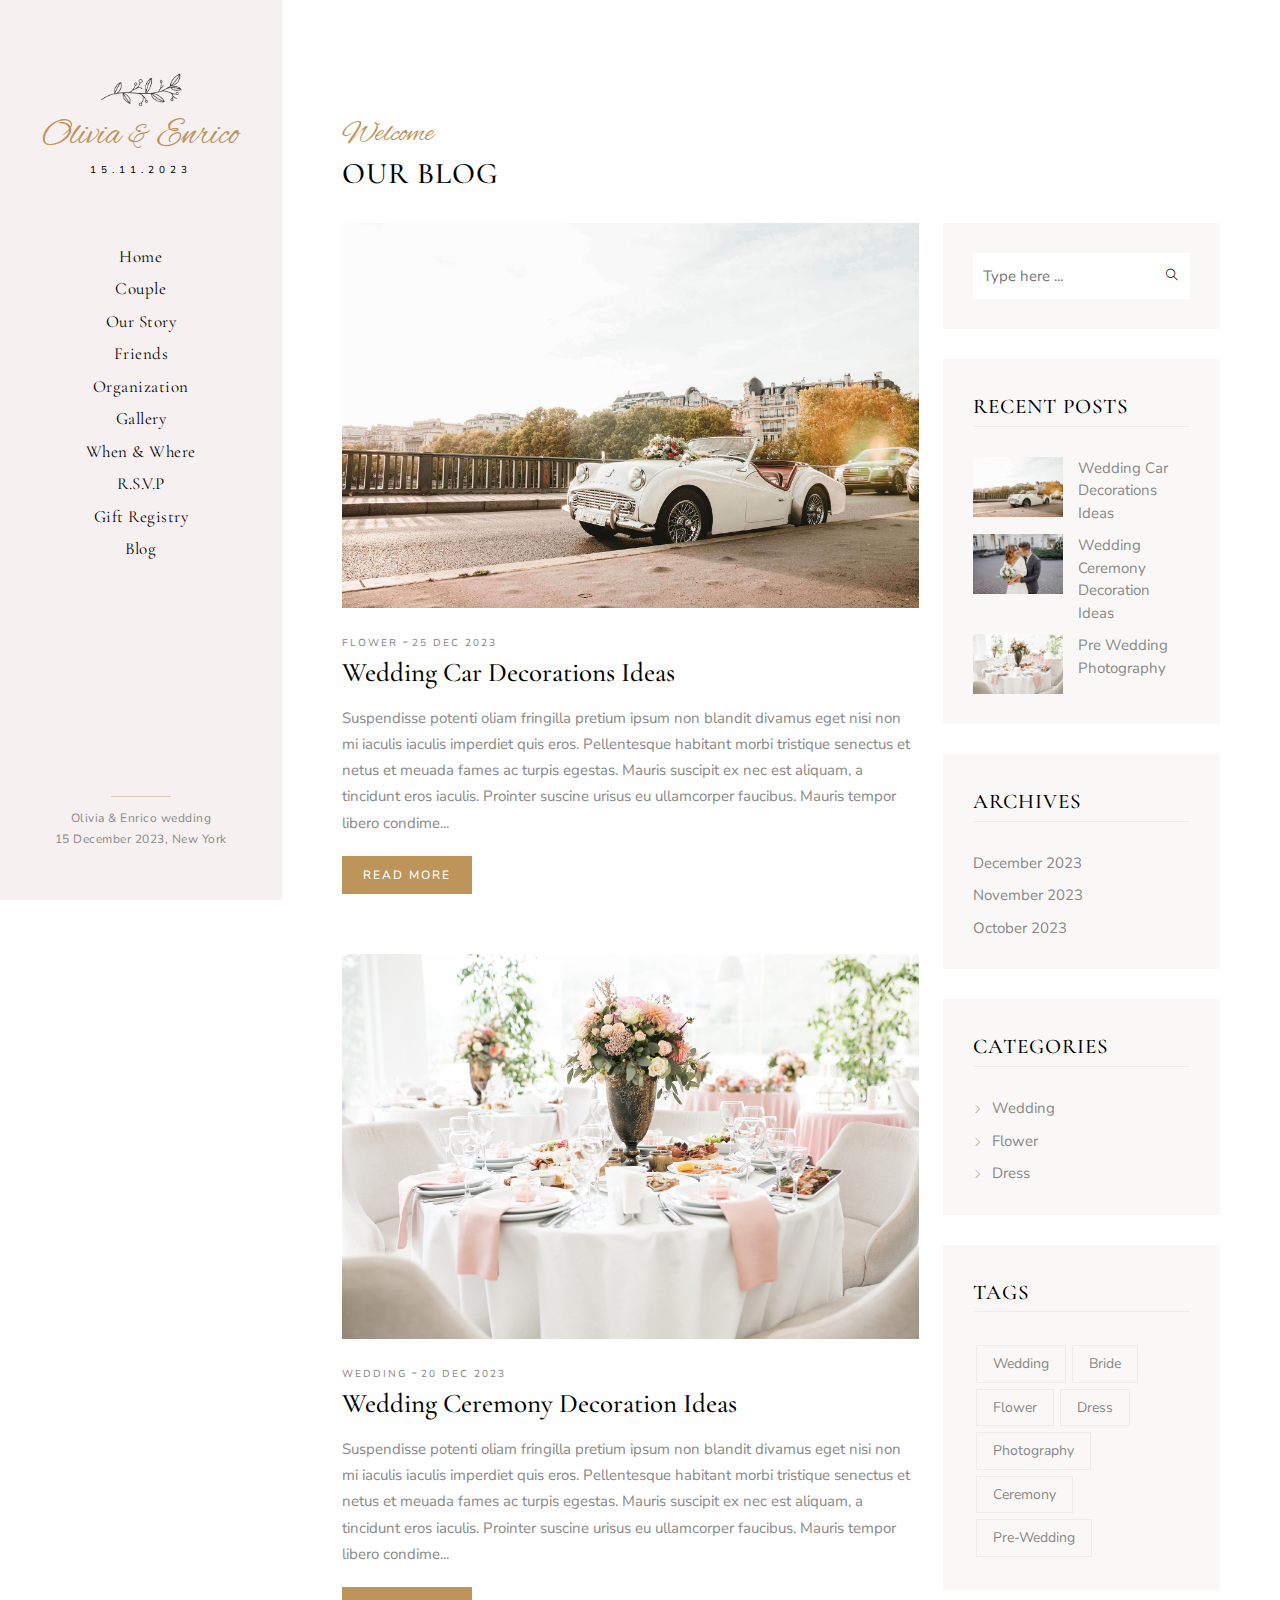
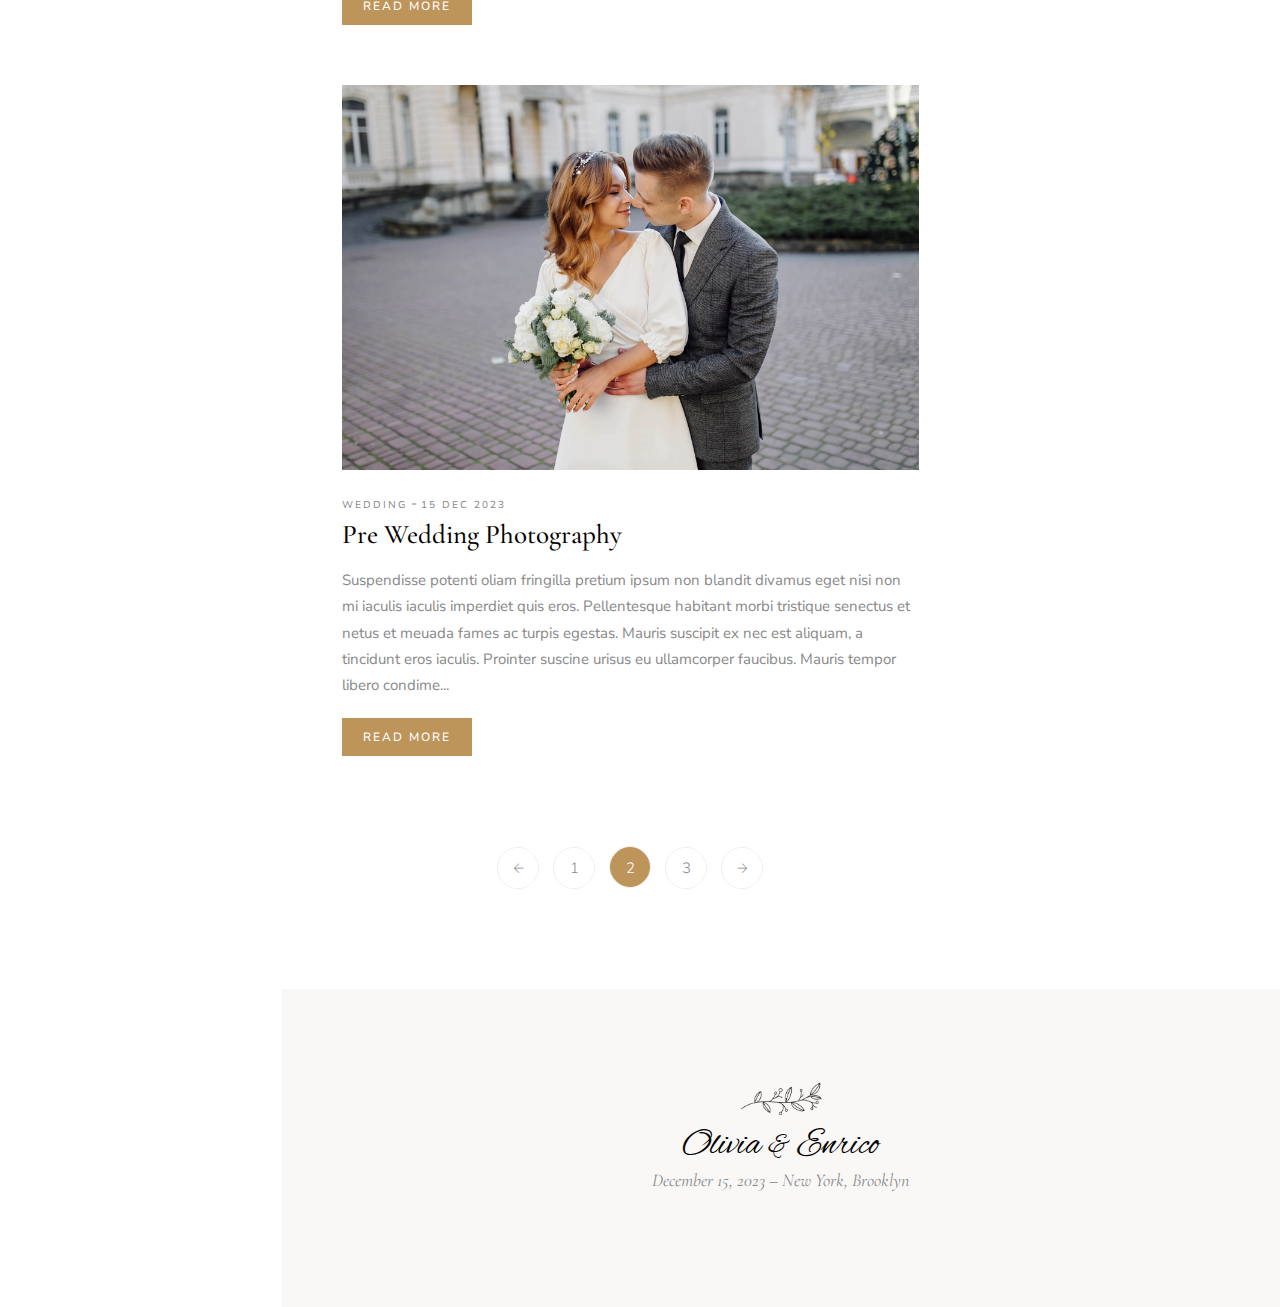
<file: blog.html>
<!DOCTYPE HTML>
<html lang="en">
<head>
    <meta charset="utf-8">
    <meta http-equiv="X-UA-Compatible" content="IE=edge">
    <title>Casamento Dani & Gui</title>
    <meta name="viewport" content="width=device-width, initial-scale=1">
    <link rel="icon" type="image/png" href="images/favicon.png" />
    <link rel="stylesheet" href="css/animate.css">
    <link rel="stylesheet" href="css/themify-icons.css">
    <link rel="stylesheet" href="css/bootstrap.min.css">
    <link rel="stylesheet" href="css/magnific-popup.css">
    <link rel="stylesheet" href="css/owl.carousel.min.css">
    <link rel="stylesheet" href="css/owl.theme.default.min.css">
    <link rel="stylesheet" href="css/style.css">
</head>
<body>
    <!-- Preloader -->
    <div class="preloader">
        <div class="lds-heart">
            <div></div>
        </div>
    </div>
    <!-- Main -->
    <div id="oliven-page"> <a href="#" class="js-oliven-nav-toggle oliven-nav-toggle"><i></i></a>
        <!-- Sidebar Section -->
        <aside id="oliven-aside">
            <!-- Logo -->
            <div class="oliven-logo">
                <a href="index.html"> 
                    <img src="images/logo.png" alt=""> 
                    <span>Olivia <small>&</small> Enrico</span>
                    <h6>15.11.2023</h6>
                </a>
            </div>
            <!-- Menu -->
            <nav class="oliven-main-menu">
                <ul>
                    <li><a href="index.html#home">Home</a></li>
                    <li><a href="index.html#couple">Couple</a></li>
                    <li><a href="index.html#story">Our Story</a></li>
                    <li><a href="index.html#friends">Friends</a></li>
                    <li><a href="index.html#organization">Organization</a></li>
                    <li><a href="index.html#gallery">Gallery</a></li>
                    <li><a href="index.html#whenwhere">When & Where</a></li>
                    <li><a href="index.html#rsvp">R.S.V.P</a></li>
                    <li><a href="index.html#gift">Gift Registry</a></li>
                    <li><a href="blog.html">Blog</a></li>
                </ul>
            </nav>
            <!-- Sidebar Footer -->
            <div class="footer1"> <span class="separator"></span>
                <p>Olivia & Enrico wedding<br />15 December 2023, New York</p>
            </div>
        </aside>
        <!-- Content Section -->
        <div id="oliven-main">
            <!-- Blog -->
            <div id="blog" class="blog-page section-padding">
                <div class="container">
                    <div class="row">
                        <div class="col-md-12 mb-30"> 
                            <span class="oliven-title-meta">Welcome</span>
                            <h2 class="oliven-title">Our Blog</h2>
                        </div>
                    </div>
                    <div class="row">
                        <!-- Content -->
                        <div class="col-md-8">
                            <div class="row">
                               <div class="col-md-12">
                                    <div class="item">
                                        <div class="post-img img-grayscale">
                                            <a href="post.html"> <img src="images/blog/1.jpg" alt=""> </a>
                                        </div>
                                        <div class="post-cont"> <a href="blog.html"><span class="tag">Flower</span></a> - <a href="blog.html"><span class="tag">25 Dec 2023</span></a>
                                            <h5>
                                                <a href="post.html">Wedding Car Decorations Ideas</a>
                                            </h5>
                                            <p>Suspendisse potenti oliam fringilla pretium ipsum non blandit divamus eget nisi non mi iaculis iaculis imperdiet quis eros. Pellentesque habitant morbi tristique senectus et netus et meuada fames ac turpis egestas. Mauris suscipit ex nec est aliquam, a tincidunt eros iaculis. Prointer suscine urisus eu ullamcorper faucibus. Mauris tempor libero condime...</p>
                                            <div class="btn buttono"><a href="post.html"><span>Read More</span></a></div>
                                        </div>
                                    </div>
                                </div>                          
                                <div class="col-md-12">
                                    <div class="item">
                                        <div class="post-img img-grayscale">
                                            <a href="post.html"> <img src="images/blog/3.jpg" alt=""> </a>
                                        </div>
                                        <div class="post-cont"> <a href="blog.html"><span class="tag">Wedding</span></a> - <a href="blog.html"><span class="tag">20 Dec 2023</span></a>
                                            <h5>
                                                <a href="post.html">Wedding Ceremony Decoration Ideas</a>
                                            </h5>
                                            <p>Suspendisse potenti oliam fringilla pretium ipsum non blandit divamus eget nisi non mi iaculis iaculis imperdiet quis eros. Pellentesque habitant morbi tristique senectus et netus et meuada fames ac turpis egestas. Mauris suscipit ex nec est aliquam, a tincidunt eros iaculis. Prointer suscine urisus eu ullamcorper faucibus. Mauris tempor libero condime...</p>
                                            <div class="btn buttono"><a href="post.html"><span>Read More</span></a></div>
                                        </div>
                                    </div>
                                </div>
                                <div class="col-md-12">
                                    <div class="item">
                                        <div class="post-img img-grayscale">
                                            <a href="post.html"> <img src="images/blog/2.jpg" alt=""> </a>
                                        </div>
                                        <div class="post-cont"> <a href="blog.html"><span class="tag">Wedding</span></a> - <a href="blog.html"><span class="tag">15 Dec 2023</span></a>
                                            <h5>
                                                <a href="post.html">Pre Wedding Photography</a>
                                            </h5>
                                            <p>Suspendisse potenti oliam fringilla pretium ipsum non blandit divamus eget nisi non mi iaculis iaculis imperdiet quis eros. Pellentesque habitant morbi tristique senectus et netus et meuada fames ac turpis egestas. Mauris suscipit ex nec est aliquam, a tincidunt eros iaculis. Prointer suscine urisus eu ullamcorper faucibus. Mauris tempor libero condime...</p>
                                            <div class="btn buttono"><a href="post.html"><span>Read More</span></a></div>
                                        </div>
                                    </div>
                                </div>
                            </div>
                            <div class="row">
                                <div class="col-md-12 text-center">
                                    <!-- Pagination -->
                                    <ul class="blog-pagination-wrap align-center">
                                        <li><a href="blog.html#"><i class="ti-arrow-left"></i></a></li>
                                        <li><a href="blog.html#">1</a></li>
                                        <li><a href="blog.html#" class="active">2</a></li>
                                        <li><a href="blog.html#">3</a></li>
                                        <li><a href="blog.html#"><i class="ti-arrow-right"></i></a></li>
                                    </ul>
                                </div>
                            </div>
                        </div>
                        <!-- Sidebar -->
                        <div class="col-md-4">
                            <div class="blog-sidebar row">
                                <div class="col-md-12">
                                    <div class="widget search">
                                        <form>
                                            <input type="text" name="search" placeholder="Type here ...">
                                            <button type="submit"><i class="ti-search" aria-hidden="true"></i></button>
                                        </form>
                                    </div>
                                </div>
                                <div class="col-md-12">
                                    <div class="widget">
                                        <div class="widget-title">
                                            <h6>Recent Posts</h6>
                                        </div>
                                        <ul class="recent">
                                            <li>
                                                <div class="thum"> 
                                                    <img src="images/blog/1.jpg" alt=""> 
                                                </div> 
                                                <a href="#">Wedding Car Decorations Ideas</a>
                                            </li>
                                            <li>
                                                <div class="thum"> 
                                                    <img src="images/blog/2.jpg" alt=""> 
                                                </div> 
                                                <a href="#">Wedding Ceremony Decoration Ideas</a>
                                            </li>
                                            <li>
                                                <div class="thum"> 
                                                    <img src="images/blog/3.jpg" alt=""> 
                                                </div> 
                                                <a href="#">Pre Wedding Photography</a>
                                            </li>
                                        </ul>
                                    </div>
                                </div>
                                <div class="col-md-12">
                                    <div class="widget">
                                        <div class="widget-title">
                                            <h6>Archives</h6>
                                        </div>
                                        <ul>
                                            <li><a href="#">December 2023</a></li>
                                            <li><a href="#">November 2023</a></li>
                                            <li><a href="#">October 2023</a></li>
                                        </ul>
                                    </div>
                                </div>
                                <div class="col-md-12">
                                    <div class="widget">
                                        <div class="widget-title">
                                            <h6>Categories</h6>
                                        </div>
                                        <ul>
                                            <li><a href="post.html"><i class="ti-angle-right"></i>Wedding</a></li>
                                            <li><a href="post.html"><i class="ti-angle-right"></i>Flower</a></li>
                                            <li><a href="post.html"><i class="ti-angle-right"></i>Dress</a></li>
                                        </ul>
                                    </div>
                                </div>
                                <div class="col-md-12">
                                    <div class="widget">
                                        <div class="widget-title">
                                            <h6>Tags</h6>
                                        </div>
                                        <ul class="tags">
                                            <li><a href="#">Wedding</a></li>
                                            <li><a href="#">Bride</a></li>
                                            <li><a href="#">Flower</a></li>
                                            <li><a href="#">Dress</a></li>
                                            <li><a href="#">Photography</a></li>
                                            <li><a href="#">Ceremony</a></li>
                                            <li><a href="#">Pre-Wedding</a></li>
                                        </ul>
                                    </div>
                                </div>
                            </div>
                        </div>
                    </div>
                </div>
            </div>
            <!-- Footer -->
            <div class="footer2">
                <div class="oliven-narrow-content">
                    <div class="row">
                        <div class="col-md-12 text-center">
                            <h2>
                                <a href="index.html"><img src="images/logo.png" alt=""><span>Olivia <small>&</small> Enrico</span></a>
                            </h2>
                            <p class="copyright">December 15, 2023 – New York, Brooklyn</p>
                        </div>
                    </div>
                </div>
            </div>
        </div>
        <!-- jQuery -->
        <script src="js/jquery.min.js"></script>
        <script src="js/modernizr-2.6.2.min.js"></script>
        <script src="js/jquery.easing.1.3.js"></script>
        <script src="js/bootstrap.min.js"></script>
        <script src="js/jquery.waypoints.min.js"></script>
        <script src="js/sticky-kit.min.js"></script>
        <script src="js/isotope.js"></script>
        <script src="js/jquery.magnific-popup.min.js"></script>
        <script src="js/owl.carousel.min.js"></script>
        <script src="js/main.js"></script>
    </div>
</body>
</html>
</file>
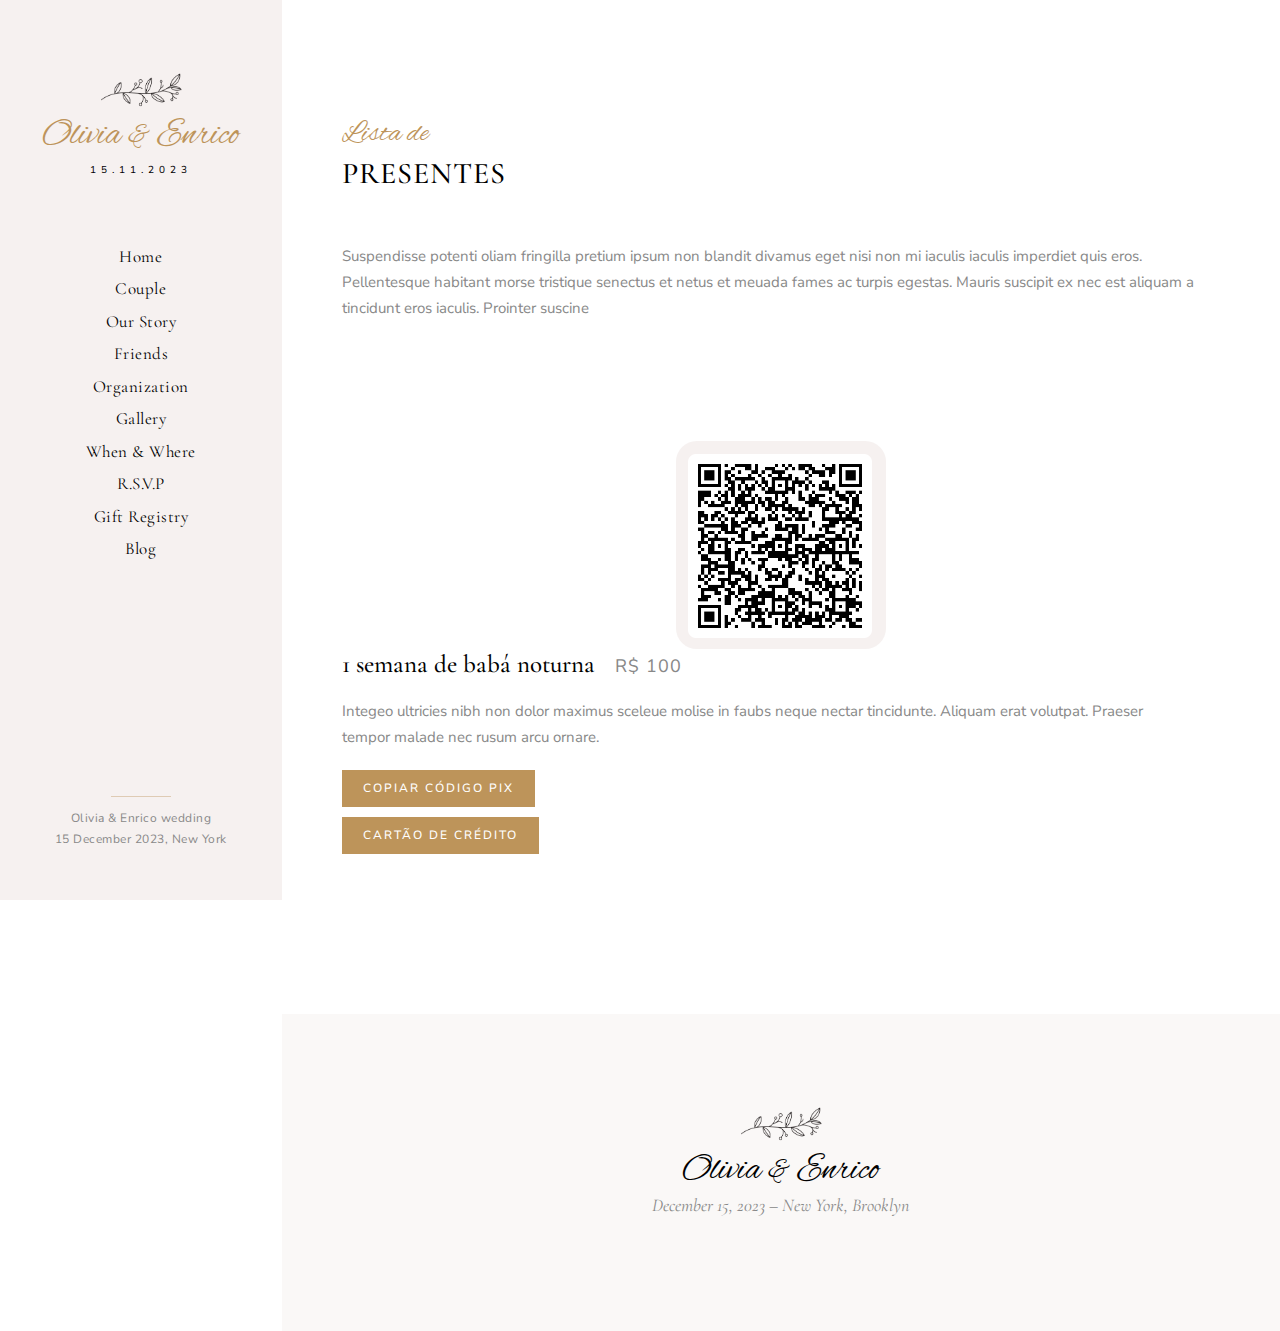
<file: lista.html>
<!DOCTYPE HTML>
<html lang="en">
<head>
    <meta charset="utf-8">
    <meta http-equiv="X-UA-Compatible" content="IE=edge">
    <title>Olivia & Enrico Wedding Template</title>
    <meta name="viewport" content="width=device-width, initial-scale=1">
    <link rel="icon" type="image/png" href="images/favicon.png" />
    <link rel="stylesheet" href="css/animate.css">
    <link rel="stylesheet" href="css/themify-icons.css">
    <link rel="stylesheet" href="css/bootstrap.min.css">
    <link rel="stylesheet" href="css/magnific-popup.css">
    <link rel="stylesheet" href="css/owl.carousel.min.css">
    <link rel="stylesheet" href="css/owl.theme.default.min.css">
    <link rel="stylesheet" href="css/style.css">
</head>
<body>
    <!-- Preloader -->
    <div class="preloader">
        <div class="lds-heart">
            <div></div>
        </div>
    </div>
    <!-- Main -->
    <div id="oliven-page"> <a href="#" class="js-oliven-nav-toggle oliven-nav-toggle"><i></i></a>
        <!-- Sidebar Section -->
        <aside id="oliven-aside">
            <!-- Logo -->
            <div class="oliven-logo">
                <a href="index.html"> 
                    <img src="images/logo.png" alt=""> 
                    <span>Olivia <small>&</small> Enrico</span>
                    <h6>15.11.2023</h6> 
                </a>
            </div>
            <!-- Menu -->
            <nav class="oliven-main-menu">
                <ul>
                    <li><a href="index.html#home">Home</a></li>
                    <li><a href="index.html#couple">Couple</a></li>
                    <li><a href="index.html#story">Our Story</a></li>
                    <li><a href="index.html#friends">Friends</a></li>
                    <li><a href="index.html#organization">Organization</a></li>
                    <li><a href="index.html#gallery">Gallery</a></li>
                    <li><a href="index.html#whenwhere">When & Where</a></li>
                    <li><a href="index.html#rsvp">R.S.V.P</a></li>
                    <li><a href="index.html#gift">Gift Registry</a></li>
                    <li><a href="blog.html">Blog</a></li>
                </ul>
            </nav>
            <!-- Sidebar Footer -->
            <div class="footer1"> <span class="separator"></span>
                <p>Olivia & Enrico wedding<br />15 December 2023, New York</p>
            </div>
        </aside>
        <!-- Content Section -->
        <div id="oliven-main">
            <!-- Post -->
            <div id="post" class="blog-page section-padding">
                <div class="container">
                    <div class="row">
                        <div class="row">
                            <div class="col-md-12 mb-30"> 
                                <span class="oliven-title-meta">Lista de</span>
                                <h2 class="oliven-title">Presentes</h2>
                            </div>
                        </div>
                        <div class="col-md-12">
                            <div class="item">
                                <div class="post-cont">
                                    <p>Suspendisse potenti oliam fringilla pretium ipsum non blandit divamus eget nisi non mi iaculis iaculis imperdiet quis eros. Pellentesque habitant morse tristique senectus et netus et meuada fames ac turpis egestas. Mauris suscipit ex nec est aliquam a tincidunt eros iaculis. Prointer suscine 
                                </div>
                            </div>
                        </div>
                    </div>
                </div>
                <div class="blog-comment-section">
                    <div class="container">
                        <div class="row">
                            <!-- Comment -->
                            <div class="col-md-12">
                                <div class="blog-post-comment-wrap">
                                    <div class="blog-user-comment"> <img src="images/pix100.png" alt=""> </div>
                                    <div class="blog-user-content">
                                        <h3>1 semana de babá noturna<span> R$ 100</span></h3>
                                        <p>Integeo ultricies nibh non dolor maximus sceleue molise in faubs neque nectar tincidunte. Aliquam erat volutpat. Praeser tempor malade nec rusum arcu ornare. </p>
                                        <div class="buttono" style="margin-bottom:10px"><a href=""><span>Copiar código PIX</span></a></div>
                                        <div class="buttono"><a href="https://pag.getnet.com.br/-13INZK32" target="_blank"><span>Cartão de Crédito</span></a></div>
                                    </div>
                                </div>
                            </div>
                        </div>
                    </div>
                </div>
            </div>
            <!-- Footer -->
            <div class="footer2">
                <div class="oliven-narrow-content">
                    <div class="row">
                        <div class="col-md-12 text-center">
                            <h2>
                                <a href="index.html"><img src="images/logo.png" alt=""><span>Olivia <small>&</small> Enrico</span></a>
                            </h2>
                            <p class="copyright">December 15, 2023 – New York, Brooklyn</p>
                        </div>
                    </div>
                </div>
            </div>
        </div>
        <!-- jQuery -->
        <script src="js/jquery.min.js"></script>
        <script src="js/modernizr-2.6.2.min.js"></script>
        <script src="js/jquery.easing.1.3.js"></script>
        <script src="js/bootstrap.min.js"></script>
        <script src="js/jquery.waypoints.min.js"></script>
        <script src="js/sticky-kit.min.js"></script>
        <script src="js/isotope.js"></script>
        <script src="js/jquery.magnific-popup.min.js"></script>
        <script src="js/owl.carousel.min.js"></script>
        <script src="js/main.js"></script>
    </div>
</body>

</html>
</file>
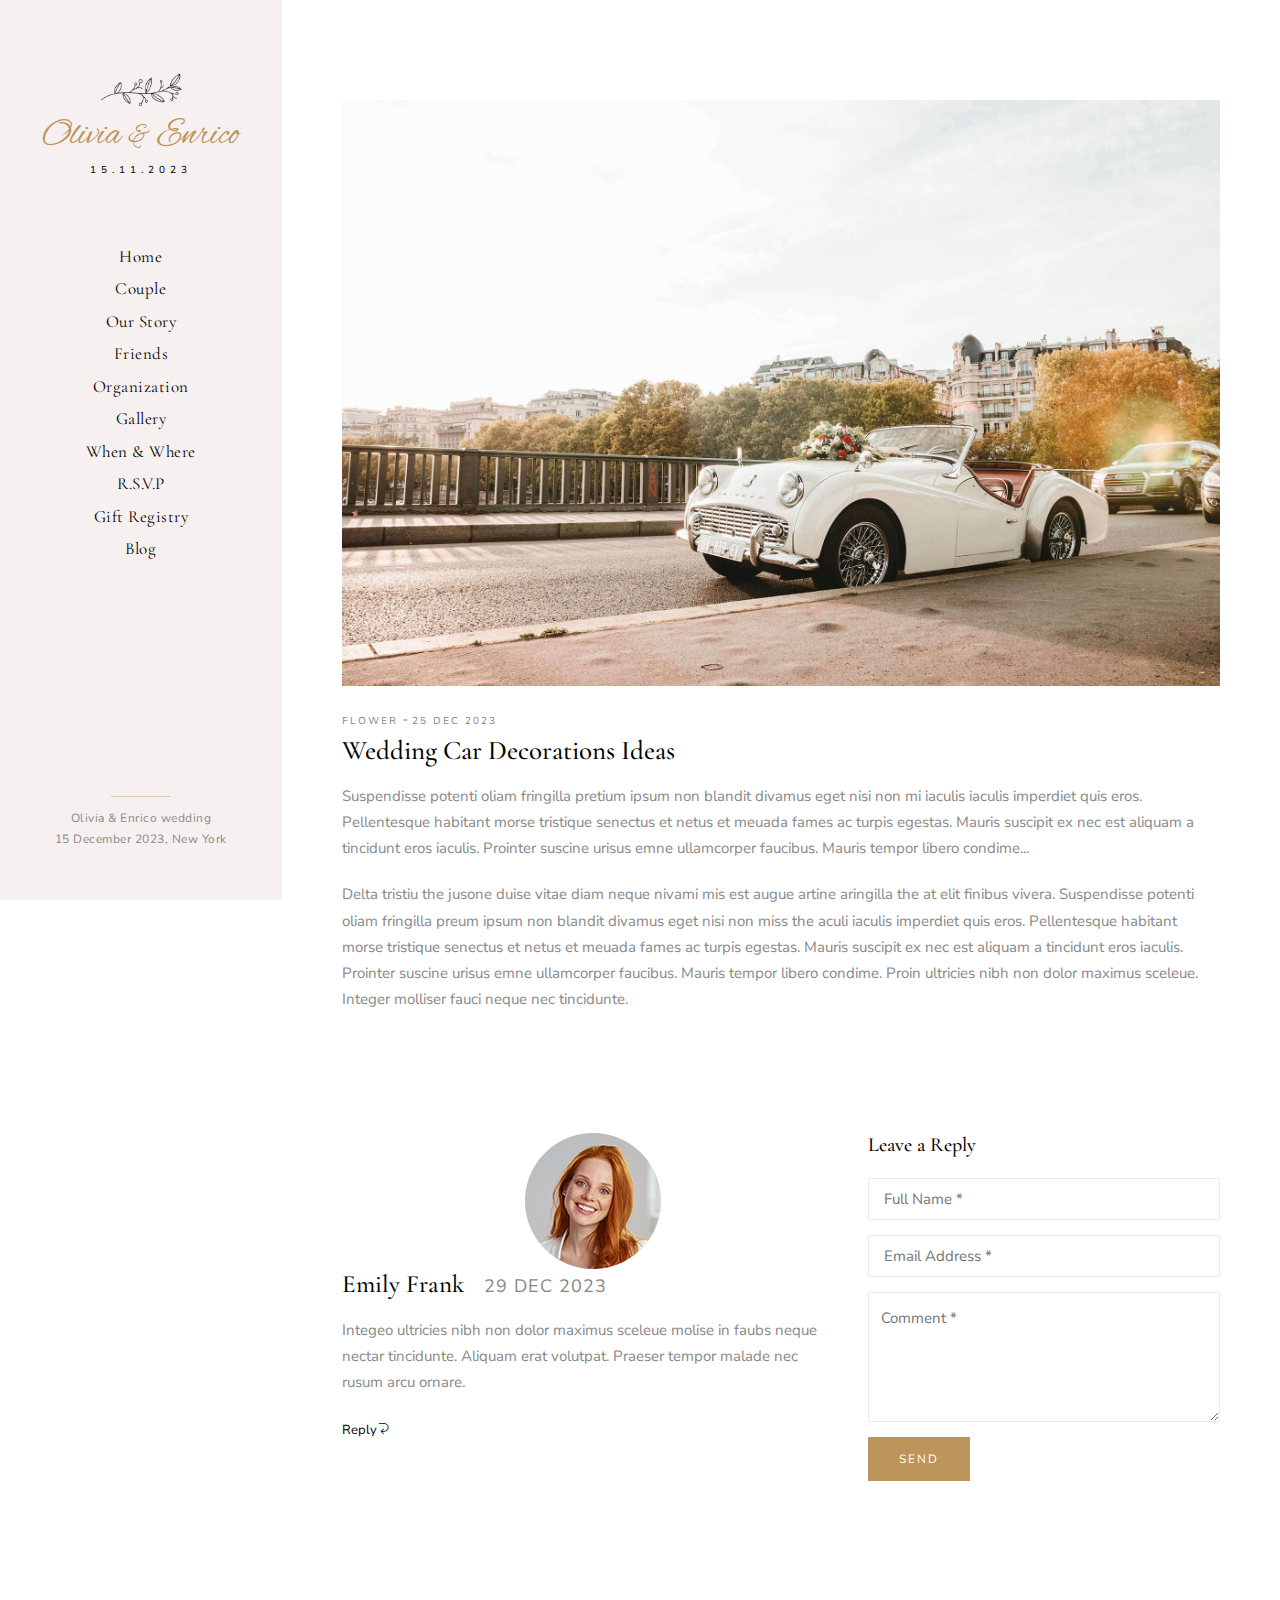
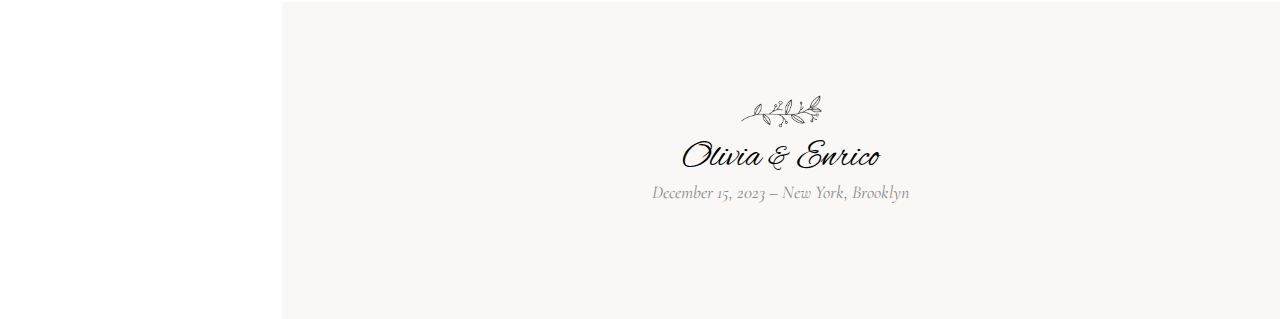
<file: post.html>
<!DOCTYPE HTML>
<html lang="en">
<head>
    <meta charset="utf-8">
    <meta http-equiv="X-UA-Compatible" content="IE=edge">
    <title>Olivia & Enrico Wedding Template</title>
    <meta name="viewport" content="width=device-width, initial-scale=1">
    <link rel="icon" type="image/png" href="images/favicon.png" />
    <link rel="stylesheet" href="css/animate.css">
    <link rel="stylesheet" href="css/themify-icons.css">
    <link rel="stylesheet" href="css/bootstrap.min.css">
    <link rel="stylesheet" href="css/magnific-popup.css">
    <link rel="stylesheet" href="css/owl.carousel.min.css">
    <link rel="stylesheet" href="css/owl.theme.default.min.css">
    <link rel="stylesheet" href="css/style.css">
</head>
<body>
    <!-- Preloader -->
    <div class="preloader">
        <div class="lds-heart">
            <div></div>
        </div>
    </div>
    <!-- Main -->
    <div id="oliven-page"> <a href="#" class="js-oliven-nav-toggle oliven-nav-toggle"><i></i></a>
        <!-- Sidebar Section -->
        <aside id="oliven-aside">
            <!-- Logo -->
            <div class="oliven-logo">
                <a href="index.html"> 
                    <img src="images/logo.png" alt=""> 
                    <span>Olivia <small>&</small> Enrico</span>
                    <h6>15.11.2023</h6> 
                </a>
            </div>
            <!-- Menu -->
            <nav class="oliven-main-menu">
                <ul>
                    <li><a href="index.html#home">Home</a></li>
                    <li><a href="index.html#couple">Couple</a></li>
                    <li><a href="index.html#story">Our Story</a></li>
                    <li><a href="index.html#friends">Friends</a></li>
                    <li><a href="index.html#organization">Organization</a></li>
                    <li><a href="index.html#gallery">Gallery</a></li>
                    <li><a href="index.html#whenwhere">When & Where</a></li>
                    <li><a href="index.html#rsvp">R.S.V.P</a></li>
                    <li><a href="index.html#gift">Gift Registry</a></li>
                    <li><a href="blog.html">Blog</a></li>
                </ul>
            </nav>
            <!-- Sidebar Footer -->
            <div class="footer1"> <span class="separator"></span>
                <p>Olivia & Enrico wedding<br />15 December 2023, New York</p>
            </div>
        </aside>
        <!-- Content Section -->
        <div id="oliven-main">
            <!-- Post -->
            <div id="post" class="blog-page section-padding">
                <div class="container">
                    <div class="row">
                        <div class="col-md-12">
                            <div class="item">
                                <div class="post-img img-grayscale">
                                    <a href="post.html"> <img src="images/blog/1.jpg" alt=""> </a>
                                </div>
                                <div class="post-cont"> <a href="blog.html"><span class="tag">Flower</span></a> - <a href="blog.html"><span class="tag">25 Dec 2023</span></a>
                                    <h5>
                                        <a href="post.html">Wedding Car Decorations Ideas</a>
                                    </h5>
                                    <p>Suspendisse potenti oliam fringilla pretium ipsum non blandit divamus eget nisi non mi iaculis iaculis imperdiet quis eros. Pellentesque habitant morse tristique senectus et netus et meuada fames ac turpis egestas. Mauris suscipit ex nec est aliquam a tincidunt eros iaculis. Prointer suscine urisus emne ullamcorper faucibus. Mauris tempor libero condime...</p>
                                    <p>Delta tristiu the jusone duise vitae diam neque nivami mis est augue artine aringilla the at elit finibus vivera. Suspendisse potenti oliam fringilla preum ipsum non blandit divamus eget nisi non miss the aculi iaculis imperdiet quis eros. Pellentesque habitant morse tristique senectus et netus et meuada fames ac turpis egestas. Mauris suscipit ex nec est aliquam a tincidunt eros iaculis. Prointer suscine urisus emne ullamcorper faucibus. Mauris tempor libero condime. Proin ultricies nibh non dolor maximus sceleue. Integer molliser fauci neque nec tincidunte.</p>
                                </div>
                            </div>
                        </div>
                    </div>
                </div>
                <div class="blog-comment-section">
            <div class="container">
                <div class="row">
                    <!-- Comment -->
                    <div class="col-md-7">
                        <div class="blog-post-comment-wrap">
                            <div class="blog-user-comment"> <img src="images/blog/people.png" alt=""> </div>
                            <div class="blog-user-content">
                                <h3>Emily Frank<span> 29 Dec 2023</span></h3>
                                <p>Integeo ultricies nibh non dolor maximus sceleue molise in faubs neque nectar tincidunte. Aliquam erat volutpat. Praeser tempor malade nec rusum arcu ornare. </p> <a class="blog-repay" href="#">Reply<i class="ti-back-left"></i></a>
                            </div>
                        </div>
                    </div>
                    <!-- Contact Form -->
                    <div class="col-md-5">
                        <h5>Leave a Reply</h5>
                        <form method="post" class="row">
                            <div class="col-md-12">
                                <input type="text" placeholder="Full Name *" required="">
                            </div>
                            <div class="col-md-12">
                                <input type="email"  placeholder="Email Address *" required="">
                            </div>
                            <div class="col-md-12">
                                <textarea name="message" id="message" cols="40" rows="4" placeholder="Comment *" required=""></textarea>
                            </div>
                            <div class="col-md-12">
                                <div class="form-group">
                                    <input type="submit" class="btn buttono" value="SEND">
                                </div>
                            </div>
                        </form>
                    </div>
                </div>
            </div>
        </div>
            </div>
            <!-- Footer -->
            <div class="footer2">
                <div class="oliven-narrow-content">
                    <div class="row">
                        <div class="col-md-12 text-center">
                            <h2>
                                <a href="index.html"><img src="images/logo.png" alt=""><span>Olivia <small>&</small> Enrico</span></a>
                            </h2>
                            <p class="copyright">December 15, 2023 – New York, Brooklyn</p>
                        </div>
                    </div>
                </div>
            </div>
        </div>
        <!-- jQuery -->
        <script src="js/jquery.min.js"></script>
        <script src="js/modernizr-2.6.2.min.js"></script>
        <script src="js/jquery.easing.1.3.js"></script>
        <script src="js/bootstrap.min.js"></script>
        <script src="js/jquery.waypoints.min.js"></script>
        <script src="js/sticky-kit.min.js"></script>
        <script src="js/isotope.js"></script>
        <script src="js/jquery.magnific-popup.min.js"></script>
        <script src="js/owl.carousel.min.js"></script>
        <script src="js/main.js"></script>
    </div>
</body>

</html>
</file>
<file: css/themify-icons.css>
@font-face {
	font-family: 'themify';
	src:url('../fonts/themify.eot');
	src:url('../fonts/themify.eot?#iefix') format('embedded-opentype'),
		url('../fonts/themify.woff') format('woff'),
		url('../fonts/themify.ttf') format('truetype'),
		url('../fonts/themify.svg') format('svg');
	font-weight: normal;
	font-style: normal;
}

[class^="ti-"], [class*=" ti-"] {
	font-family: 'themify';
	speak: none;
	font-style: normal;
	font-weight: normal;
	font-variant: normal;
	text-transform: none;
	line-height: 1;

	/* Better Font Rendering =========== */
	-webkit-font-smoothing: antialiased;
	-moz-osx-font-smoothing: grayscale;
}

.ti-wand:before {
	content: "\e600";
}
.ti-volume:before {
	content: "\e601";
}
.ti-user:before {
	content: "\e602";
}
.ti-unlock:before {
	content: "\e603";
}
.ti-unlink:before {
	content: "\e604";
}
.ti-trash:before {
	content: "\e605";
}
.ti-thought:before {
	content: "\e606";
}
.ti-target:before {
	content: "\e607";
}
.ti-tag:before {
	content: "\e608";
}
.ti-tablet:before {
	content: "\e609";
}
.ti-star:before {
	content: "\e60a";
}
.ti-spray:before {
	content: "\e60b";
}
.ti-signal:before {
	content: "\e60c";
}
.ti-shopping-cart:before {
	content: "\e60d";
}
.ti-shopping-cart-full:before {
	content: "\e60e";
}
.ti-settings:before {
	content: "\e60f";
}
.ti-search:before {
	content: "\e610";
}
.ti-zoom-in:before {
	content: "\e611";
}
.ti-zoom-out:before {
	content: "\e612";
}
.ti-cut:before {
	content: "\e613";
}
.ti-ruler:before {
	content: "\e614";
}
.ti-ruler-pencil:before {
	content: "\e615";
}
.ti-ruler-alt:before {
	content: "\e616";
}
.ti-bookmark:before {
	content: "\e617";
}
.ti-bookmark-alt:before {
	content: "\e618";
}
.ti-reload:before {
	content: "\e619";
}
.ti-plus:before {
	content: "\e61a";
}
.ti-pin:before {
	content: "\e61b";
}
.ti-pencil:before {
	content: "\e61c";
}
.ti-pencil-alt:before {
	content: "\e61d";
}
.ti-paint-roller:before {
	content: "\e61e";
}
.ti-paint-bucket:before {
	content: "\e61f";
}
.ti-na:before {
	content: "\e620";
}
.ti-mobile:before {
	content: "\e621";
}
.ti-minus:before {
	content: "\e622";
}
.ti-medall:before {
	content: "\e623";
}
.ti-medall-alt:before {
	content: "\e624";
}
.ti-marker:before {
	content: "\e625";
}
.ti-marker-alt:before {
	content: "\e626";
}
.ti-arrow-up:before {
	content: "\e627";
}
.ti-arrow-right:before {
	content: "\e628";
}
.ti-arrow-left:before {
	content: "\e629";
}
.ti-arrow-down:before {
	content: "\e62a";
}
.ti-lock:before {
	content: "\e62b";
}
.ti-location-arrow:before {
	content: "\e62c";
}
.ti-link:before {
	content: "\e62d";
}
.ti-layout:before {
	content: "\e62e";
}
.ti-layers:before {
	content: "\e62f";
}
.ti-layers-alt:before {
	content: "\e630";
}
.ti-key:before {
	content: "\e631";
}
.ti-import:before {
	content: "\e632";
}
.ti-image:before {
	content: "\e633";
}
.ti-heart:before {
	content: "\e634";
}
.ti-heart-broken:before {
	content: "\e635";
}
.ti-hand-stop:before {
	content: "\e636";
}
.ti-hand-open:before {
	content: "\e637";
}
.ti-hand-drag:before {
	content: "\e638";
}
.ti-folder:before {
	content: "\e639";
}
.ti-flag:before {
	content: "\e63a";
}
.ti-flag-alt:before {
	content: "\e63b";
}
.ti-flag-alt-2:before {
	content: "\e63c";
}
.ti-eye:before {
	content: "\e63d";
}
.ti-export:before {
	content: "\e63e";
}
.ti-exchange-vertical:before {
	content: "\e63f";
}
.ti-desktop:before {
	content: "\e640";
}
.ti-cup:before {
	content: "\e641";
}
.ti-crown:before {
	content: "\e642";
}
.ti-comments:before {
	content: "\e643";
}
.ti-comment:before {
	content: "\e644";
}
.ti-comment-alt:before {
	content: "\e645";
}
.ti-close:before {
	content: "\e646";
}
.ti-clip:before {
	content: "\e647";
}
.ti-angle-up:before {
	content: "\e648";
}
.ti-angle-right:before {
	content: "\e649";
}
.ti-angle-left:before {
	content: "\e64a";
}
.ti-angle-down:before {
	content: "\e64b";
}
.ti-check:before {
	content: "\e64c";
}
.ti-check-box:before {
	content: "\e64d";
}
.ti-camera:before {
	content: "\e64e";
}
.ti-announcement:before {
	content: "\e64f";
}
.ti-brush:before {
	content: "\e650";
}
.ti-briefcase:before {
	content: "\e651";
}
.ti-bolt:before {
	content: "\e652";
}
.ti-bolt-alt:before {
	content: "\e653";
}
.ti-blackboard:before {
	content: "\e654";
}
.ti-bag:before {
	content: "\e655";
}
.ti-move:before {
	content: "\e656";
}
.ti-arrows-vertical:before {
	content: "\e657";
}
.ti-arrows-horizontal:before {
	content: "\e658";
}
.ti-fullscreen:before {
	content: "\e659";
}
.ti-arrow-top-right:before {
	content: "\e65a";
}
.ti-arrow-top-left:before {
	content: "\e65b";
}
.ti-arrow-circle-up:before {
	content: "\e65c";
}
.ti-arrow-circle-right:before {
	content: "\e65d";
}
.ti-arrow-circle-left:before {
	content: "\e65e";
}
.ti-arrow-circle-down:before {
	content: "\e65f";
}
.ti-angle-double-up:before {
	content: "\e660";
}
.ti-angle-double-right:before {
	content: "\e661";
}
.ti-angle-double-left:before {
	content: "\e662";
}
.ti-angle-double-down:before {
	content: "\e663";
}
.ti-zip:before {
	content: "\e664";
}
.ti-world:before {
	content: "\e665";
}
.ti-wheelchair:before {
	content: "\e666";
}
.ti-view-list:before {
	content: "\e667";
}
.ti-view-list-alt:before {
	content: "\e668";
}
.ti-view-grid:before {
	content: "\e669";
}
.ti-uppercase:before {
	content: "\e66a";
}
.ti-upload:before {
	content: "\e66b";
}
.ti-underline:before {
	content: "\e66c";
}
.ti-truck:before {
	content: "\e66d";
}
.ti-timer:before {
	content: "\e66e";
}
.ti-ticket:before {
	content: "\e66f";
}
.ti-thumb-up:before {
	content: "\e670";
}
.ti-thumb-down:before {
	content: "\e671";
}
.ti-text:before {
	content: "\e672";
}
.ti-stats-up:before {
	content: "\e673";
}
.ti-stats-down:before {
	content: "\e674";
}
.ti-split-v:before {
	content: "\e675";
}
.ti-split-h:before {
	content: "\e676";
}
.ti-smallcap:before {
	content: "\e677";
}
.ti-shine:before {
	content: "\e678";
}
.ti-shift-right:before {
	content: "\e679";
}
.ti-shift-left:before {
	content: "\e67a";
}
.ti-shield:before {
	content: "\e67b";
}
.ti-notepad:before {
	content: "\e67c";
}
.ti-server:before {
	content: "\e67d";
}
.ti-quote-right:before {
	content: "\e67e";
}
.ti-quote-left:before {
	content: "\e67f";
}
.ti-pulse:before {
	content: "\e680";
}
.ti-printer:before {
	content: "\e681";
}
.ti-power-off:before {
	content: "\e682";
}
.ti-plug:before {
	content: "\e683";
}
.ti-pie-chart:before {
	content: "\e684";
}
.ti-paragraph:before {
	content: "\e685";
}
.ti-panel:before {
	content: "\e686";
}
.ti-package:before {
	content: "\e687";
}
.ti-music:before {
	content: "\e688";
}
.ti-music-alt:before {
	content: "\e689";
}
.ti-mouse:before {
	content: "\e68a";
}
.ti-mouse-alt:before {
	content: "\e68b";
}
.ti-money:before {
	content: "\e68c";
}
.ti-microphone:before {
	content: "\e68d";
}
.ti-menu:before {
	content: "\e68e";
}
.ti-menu-alt:before {
	content: "\e68f";
}
.ti-map:before {
	content: "\e690";
}
.ti-map-alt:before {
	content: "\e691";
}
.ti-loop:before {
	content: "\e692";
}
.ti-location-pin:before {
	content: "\e693";
}
.ti-list:before {
	content: "\e694";
}
.ti-light-bulb:before {
	content: "\e695";
}
.ti-Italic:before {
	content: "\e696";
}
.ti-info:before {
	content: "\e697";
}
.ti-infinite:before {
	content: "\e698";
}
.ti-id-badge:before {
	content: "\e699";
}
.ti-hummer:before {
	content: "\e69a";
}
.ti-home:before {
	content: "\e69b";
}
.ti-help:before {
	content: "\e69c";
}
.ti-headphone:before {
	content: "\e69d";
}
.ti-harddrives:before {
	content: "\e69e";
}
.ti-harddrive:before {
	content: "\e69f";
}
.ti-gift:before {
	content: "\e6a0";
}
.ti-game:before {
	content: "\e6a1";
}
.ti-filter:before {
	content: "\e6a2";
}
.ti-files:before {
	content: "\e6a3";
}
.ti-file:before {
	content: "\e6a4";
}
.ti-eraser:before {
	content: "\e6a5";
}
.ti-envelope:before {
	content: "\e6a6";
}
.ti-download:before {
	content: "\e6a7";
}
.ti-direction:before {
	content: "\e6a8";
}
.ti-direction-alt:before {
	content: "\e6a9";
}
.ti-dashboard:before {
	content: "\e6aa";
}
.ti-control-stop:before {
	content: "\e6ab";
}
.ti-control-shuffle:before {
	content: "\e6ac";
}
.ti-control-play:before {
	content: "\e6ad";
}
.ti-control-pause:before {
	content: "\e6ae";
}
.ti-control-forward:before {
	content: "\e6af";
}
.ti-control-backward:before {
	content: "\e6b0";
}
.ti-cloud:before {
	content: "\e6b1";
}
.ti-cloud-up:before {
	content: "\e6b2";
}
.ti-cloud-down:before {
	content: "\e6b3";
}
.ti-clipboard:before {
	content: "\e6b4";
}
.ti-car:before {
	content: "\e6b5";
}
.ti-calendar:before {
	content: "\e6b6";
}
.ti-book:before {
	content: "\e6b7";
}
.ti-bell:before {
	content: "\e6b8";
}
.ti-basketball:before {
	content: "\e6b9";
}
.ti-bar-chart:before {
	content: "\e6ba";
}
.ti-bar-chart-alt:before {
	content: "\e6bb";
}
.ti-back-right:before {
	content: "\e6bc";
}
.ti-back-left:before {
	content: "\e6bd";
}
.ti-arrows-corner:before {
	content: "\e6be";
}
.ti-archive:before {
	content: "\e6bf";
}
.ti-anchor:before {
	content: "\e6c0";
}
.ti-align-right:before {
	content: "\e6c1";
}
.ti-align-left:before {
	content: "\e6c2";
}
.ti-align-justify:before {
	content: "\e6c3";
}
.ti-align-center:before {
	content: "\e6c4";
}
.ti-alert:before {
	content: "\e6c5";
}
.ti-alarm-clock:before {
	content: "\e6c6";
}
.ti-agenda:before {
	content: "\e6c7";
}
.ti-write:before {
	content: "\e6c8";
}
.ti-window:before {
	content: "\e6c9";
}
.ti-widgetized:before {
	content: "\e6ca";
}
.ti-widget:before {
	content: "\e6cb";
}
.ti-widget-alt:before {
	content: "\e6cc";
}
.ti-wallet:before {
	content: "\e6cd";
}
.ti-video-clapper:before {
	content: "\e6ce";
}
.ti-video-camera:before {
	content: "\e6cf";
}
.ti-vector:before {
	content: "\e6d0";
}
.ti-themify-logo:before {
	content: "\e6d1";
}
.ti-themify-favicon:before {
	content: "\e6d2";
}
.ti-themify-favicon-alt:before {
	content: "\e6d3";
}
.ti-support:before {
	content: "\e6d4";
}
.ti-stamp:before {
	content: "\e6d5";
}
.ti-split-v-alt:before {
	content: "\e6d6";
}
.ti-slice:before {
	content: "\e6d7";
}
.ti-shortcode:before {
	content: "\e6d8";
}
.ti-shift-right-alt:before {
	content: "\e6d9";
}
.ti-shift-left-alt:before {
	content: "\e6da";
}
.ti-ruler-alt-2:before {
	content: "\e6db";
}
.ti-receipt:before {
	content: "\e6dc";
}
.ti-pin2:before {
	content: "\e6dd";
}
.ti-pin-alt:before {
	content: "\e6de";
}
.ti-pencil-alt2:before {
	content: "\e6df";
}
.ti-palette:before {
	content: "\e6e0";
}
.ti-more:before {
	content: "\e6e1";
}
.ti-more-alt:before {
	content: "\e6e2";
}
.ti-microphone-alt:before {
	content: "\e6e3";
}
.ti-magnet:before {
	content: "\e6e4";
}
.ti-line-double:before {
	content: "\e6e5";
}
.ti-line-dotted:before {
	content: "\e6e6";
}
.ti-line-dashed:before {
	content: "\e6e7";
}
.ti-layout-width-full:before {
	content: "\e6e8";
}
.ti-layout-width-default:before {
	content: "\e6e9";
}
.ti-layout-width-default-alt:before {
	content: "\e6ea";
}
.ti-layout-tab:before {
	content: "\e6eb";
}
.ti-layout-tab-window:before {
	content: "\e6ec";
}
.ti-layout-tab-v:before {
	content: "\e6ed";
}
.ti-layout-tab-min:before {
	content: "\e6ee";
}
.ti-layout-slider:before {
	content: "\e6ef";
}
.ti-layout-slider-alt:before {
	content: "\e6f0";
}
.ti-layout-sidebar-right:before {
	content: "\e6f1";
}
.ti-layout-sidebar-none:before {
	content: "\e6f2";
}
.ti-layout-sidebar-left:before {
	content: "\e6f3";
}
.ti-layout-placeholder:before {
	content: "\e6f4";
}
.ti-layout-menu:before {
	content: "\e6f5";
}
.ti-layout-menu-v:before {
	content: "\e6f6";
}
.ti-layout-menu-separated:before {
	content: "\e6f7";
}
.ti-layout-menu-full:before {
	content: "\e6f8";
}
.ti-layout-media-right-alt:before {
	content: "\e6f9";
}
.ti-layout-media-right:before {
	content: "\e6fa";
}
.ti-layout-media-overlay:before {
	content: "\e6fb";
}
.ti-layout-media-overlay-alt:before {
	content: "\e6fc";
}
.ti-layout-media-overlay-alt-2:before {
	content: "\e6fd";
}
.ti-layout-media-left-alt:before {
	content: "\e6fe";
}
.ti-layout-media-left:before {
	content: "\e6ff";
}
.ti-layout-media-center-alt:before {
	content: "\e700";
}
.ti-layout-media-center:before {
	content: "\e701";
}
.ti-layout-list-thumb:before {
	content: "\e702";
}
.ti-layout-list-thumb-alt:before {
	content: "\e703";
}
.ti-layout-list-post:before {
	content: "\e704";
}
.ti-layout-list-large-image:before {
	content: "\e705";
}
.ti-layout-line-solid:before {
	content: "\e706";
}
.ti-layout-grid4:before {
	content: "\e707";
}
.ti-layout-grid3:before {
	content: "\e708";
}
.ti-layout-grid2:before {
	content: "\e709";
}
.ti-layout-grid2-thumb:before {
	content: "\e70a";
}
.ti-layout-cta-right:before {
	content: "\e70b";
}
.ti-layout-cta-left:before {
	content: "\e70c";
}
.ti-layout-cta-center:before {
	content: "\e70d";
}
.ti-layout-cta-btn-right:before {
	content: "\e70e";
}
.ti-layout-cta-btn-left:before {
	content: "\e70f";
}
.ti-layout-column4:before {
	content: "\e710";
}
.ti-layout-column3:before {
	content: "\e711";
}
.ti-layout-column2:before {
	content: "\e712";
}
.ti-layout-accordion-separated:before {
	content: "\e713";
}
.ti-layout-accordion-merged:before {
	content: "\e714";
}
.ti-layout-accordion-list:before {
	content: "\e715";
}
.ti-ink-pen:before {
	content: "\e716";
}
.ti-info-alt:before {
	content: "\e717";
}
.ti-help-alt:before {
	content: "\e718";
}
.ti-headphone-alt:before {
	content: "\e719";
}
.ti-hand-point-up:before {
	content: "\e71a";
}
.ti-hand-point-right:before {
	content: "\e71b";
}
.ti-hand-point-left:before {
	content: "\e71c";
}
.ti-hand-point-down:before {
	content: "\e71d";
}
.ti-gallery:before {
	content: "\e71e";
}
.ti-face-smile:before {
	content: "\e71f";
}
.ti-face-sad:before {
	content: "\e720";
}
.ti-credit-card:before {
	content: "\e721";
}
.ti-control-skip-forward:before {
	content: "\e722";
}
.ti-control-skip-backward:before {
	content: "\e723";
}
.ti-control-record:before {
	content: "\e724";
}
.ti-control-eject:before {
	content: "\e725";
}
.ti-comments-smiley:before {
	content: "\e726";
}
.ti-brush-alt:before {
	content: "\e727";
}
.ti-youtube:before {
	content: "\e728";
}
.ti-vimeo:before {
	content: "\e729";
}
.ti-twitter:before {
	content: "\e72a";
}
.ti-time:before {
	content: "\e72b";
}
.ti-tumblr:before {
	content: "\e72c";
}
.ti-skype:before {
	content: "\e72d";
}
.ti-share:before {
	content: "\e72e";
}
.ti-share-alt:before {
	content: "\e72f";
}
.ti-rocket:before {
	content: "\e730";
}
.ti-pinterest:before {
	content: "\e731";
}
.ti-new-window:before {
	content: "\e732";
}
.ti-microsoft:before {
	content: "\e733";
}
.ti-list-ol:before {
	content: "\e734";
}
.ti-linkedin:before {
	content: "\e735";
}
.ti-layout-sidebar-2:before {
	content: "\e736";
}
.ti-layout-grid4-alt:before {
	content: "\e737";
}
.ti-layout-grid3-alt:before {
	content: "\e738";
}
.ti-layout-grid2-alt:before {
	content: "\e739";
}
.ti-layout-column4-alt:before {
	content: "\e73a";
}
.ti-layout-column3-alt:before {
	content: "\e73b";
}
.ti-layout-column2-alt:before {
	content: "\e73c";
}
.ti-instagram:before {
	content: "\e73d";
}
.ti-google:before {
	content: "\e73e";
}
.ti-github:before {
	content: "\e73f";
}
.ti-flickr:before {
	content: "\e740";
}
.ti-facebook:before {
	content: "\e741";
}
.ti-dropbox:before {
	content: "\e742";
}
.ti-dribbble:before {
	content: "\e743";
}
.ti-apple:before {
	content: "\e744";
}
.ti-android:before {
	content: "\e745";
}
.ti-save:before {
	content: "\e746";
}
.ti-save-alt:before {
	content: "\e747";
}
.ti-yahoo:before {
	content: "\e748";
}
.ti-wordpress:before {
	content: "\e749";
}
.ti-vimeo-alt:before {
	content: "\e74a";
}
.ti-twitter-alt:before {
	content: "\e74b";
}
.ti-tumblr-alt:before {
	content: "\e74c";
}
.ti-trello:before {
	content: "\e74d";
}
.ti-stack-overflow:before {
	content: "\e74e";
}
.ti-soundcloud:before {
	content: "\e74f";
}
.ti-sharethis:before {
	content: "\e750";
}
.ti-sharethis-alt:before {
	content: "\e751";
}
.ti-reddit:before {
	content: "\e752";
}
.ti-pinterest-alt:before {
	content: "\e753";
}
.ti-microsoft-alt:before {
	content: "\e754";
}
.ti-linux:before {
	content: "\e755";
}
.ti-jsfiddle:before {
	content: "\e756";
}
.ti-joomla:before {
	content: "\e757";
}
.ti-html5:before {
	content: "\e758";
}
.ti-flickr-alt:before {
	content: "\e759";
}
.ti-email:before {
	content: "\e75a";
}
.ti-drupal:before {
	content: "\e75b";
}
.ti-dropbox-alt:before {
	content: "\e75c";
}
.ti-css3:before {
	content: "\e75d";
}
.ti-rss:before {
	content: "\e75e";
}
.ti-rss-alt:before {
	content: "\e75f";
}
</file>
<file: css/style.css>
/* ----------------------------------------------------------------
[Table of contents]

01. Google Fonts
02. Default style
03. Scrollbar
04. Selection
05. Owl Carousel custom style
06. Sidebar style
07. Main style
08. Navigation style
09. Header style
10. Title style
11. Bride & Groom style
12. Wedding Countdown style
13. Our Story style
14. Friends style
15. Organization style
16. See You style
17. Gallery style
18. Gift Registry style
19. When & Where style
20. Gift style
21. Button style
22. Blog & Post style
23. Footer style
24. Media Query style

------------------------------------------------------------------- */


/* ===== Google Fonts ===== */
@import url('https://fonts.googleapis.com/css2?family=Alex+Brush&family=Cormorant+Garamond:ital,wght@0,300;0,400;0,500;0,600;0,700;1,300;1,400;1,500;1,600;1,700&family=Nunito+Sans:ital,wght@0,300;0,400;0,600;0,700;1,300;1,400;1,600;1,700&display=swap');



/* ===== Default style ===== */
html,
body {
    -moz-osx-font-smoothing: grayscale;
    -webkit-font-smoothing: antialiased;
    -moz-font-smoothing: antialiased;
    font-smoothing: antialiased;
}
body {
    font-family: 'Nunito Sans', sans-serif;
    font-size: 15px;
    font-weight: 400;
    line-height: 1.75em;
    color: #888;
}
/*** typography ***/
/* headings */
h1,
h2,
h3,
h4,
h5,
h6 {
    color: #000;
    font-family: 'Cormorant Garamond', serif;
    font-weight: 500;
    line-height: 1.25em;
    margin: 0 0 20px 0;
}
/* paragraph */
p {
    font-family: 'Nunito Sans', sans-serif;
    font-size: 15px;
    font-weight: 400;
    line-height: 1.75em;
    color: #888;
    margin: 0 0 20px;
}
/* lists */
ul {
    list-style-type: none;
}
/* links */
a {
    color: #000;
    -webkit-transition: 0.5s;
    -o-transition: 0.5s;
    transition: 0.5s;
}
a:hover,
a:active,
a:focus {
    color: #000;
    outline: none;
    text-decoration: none !important;
}
a:link {
    text-decoration: none;
}
a:focus {
    outline: none;
}
img {
    width: 100%;
    height: auto;
}
.small,
small {
    font-size: 80%;
}
b,
strong {
    color: #000;
    font-weight: 600;
}
span,
a,
a:hover {
    display: inline-block;
    text-decoration: none;
    color: inherit;
}
hr {
    margin-top: 0px;
    margin-bottom: -20px;
    border: 0;
}
/* table */
table,
th,
tr,
td {
    border: 1px solid #000;
}
th,
tr,
td {
    padding: 10px;
}
/*** form element ***/
/* text field */
button,
input,
optgroup,
select,
textarea {
    font-family: 'Nunito Sans', sans-serif;
}
input[type="password"]:focus,
input[type="email"]:focus,
input[type="text"]:focus,
input[type="file"]:focus,
input[type="radio"]:focus,
input[type="checkbox"]:focus,
textarea:focus {
    outline: none;
    border: 1px solid #ececec;
}
input[type="password"],
input[type="email"],
input[type="text"],
input[type="file"],
textarea,
#message,
#search {
    max-width: 100%;
    margin-bottom: 15px;
    border: none;
    padding: 7px 15px;
    height: auto;
    background-color: #fff;
    -webkit-box-shadow: none;
    box-shadow: none;
    display: block;
    width: 100%;
    font-family: 'Nunito Sans', sans-serif;
    font-size: 15px;
    font-weight: 400;
    line-height: 1.75em;
    color: #000;
    background-image: none;
    border: 1px solid #ececec;
}
input:focus,
textarea:focus {
    border-bottom-width: 1px;
}
input[type="submit"],
input[type="reset"],
input[type="button"],
button {
    font-family: 'Nunito Sans', sans-serif;
    background: #BD945A;
    border: 1px solid #BD945A;
    color: #fff;
    padding: 15px 30px;
    margin: 0;
    font-weight: 400;
    position: relative;
    font-size: 12px;
    text-transform: uppercase;
    letter-spacing: 2px;
    border-radius: 0px;
}
input[type="submit"]:hover,
input[type="reset"]:hover,
input[type="button"]:hover,
button:hover {
    background-color: transparent;
    color: #000;
}
select {
    padding: 10px;
    border-radius: 5px;
}
input[type="radio"],
input[type="checkbox"] {
    display: inline;
}
label {
    color: #777;
    transition: all .3s cubic-bezier(.64, .09, .08, 1);
    display: inline-block;
    -moz-appearance: none;
    display: inline-block;
    vertical-align: middle;
        font-family: 'Nunito Sans', sans-serif;
    font-size: 15px;
    font-weight: 400;
    line-height: 1.75em;
    margin-bottom: 0;
}
input[type=radio]:after,
input[type=radio]:before {
    content: '';
    position: absolute;
    transition: all .3s cubic-bezier(.64, .09, .08, 1)
}
input[type=checkbox] {
    position: relative;
    cursor: pointer;
    margin: 5px 23px 15px 0px;;
    -moz-appearance: none;
     -webkit-appearance: none;
    width: 12px;
}
input[type=checkbox]:before {
    content: '';
    width: 18px;
    height: 18px;
    border: 1px solid #ececec;
    background: #fff;
    position: absolute;
    top: 0px;
    margin-left: -1px;
}
input[type=checkbox]:after {
    font-family: 'themify';
    content: '\e64c';
    color: #BD945A;
    background: transparent;
    position: absolute;
    top: 1px;
    margin-left: -1px;
    left: 0;
    width: 18px;
    height: 18px;
    border: none;
    display: -webkit-inline-flex;
    display: -ms-inline-flexbox;
    display: inline-flex;
    -webkit-align-items: center;
    -ms-flex-align: center;
    align-items: center;
    -webkit-justify-content: center;
    -ms-flex-pack: center;
    justify-content: center;
    opacity: 0;
    transition: opacity .3s cubic-bezier(.64, .09, .08, 1);
    will-change: opacity;
    font-size: 12px;
}
input[type=checkbox]:checked:after {
    opacity: 1
}
input[type=radio] {
    position: relative;
    cursor: pointer;
    margin: 5px 20px 15px 0px;
    -moz-appearance: none;
    -webkit-appearance: none;
    width: 10px;
}
input[type=radio]:before {
    background-color: #fff;
    width: 18px;
    height: 18px;
    border-radius: 50%;
    border: 1px solid #ccc;
    display: inline-block;
    top: 0px;
    left: -4px;
    background-image: radial-gradient(circle, #BD945A 50%, #fff 70%);
    background-size: 0;
    background-position: 50% 50%;
    background-repeat: no-repeat;
    will-change: background-size;
    z-index: 2;
}
input[type=radio]:after {
    width: 20px;
    height: 20px;
    background: #fff;
    border-radius: 50%
}
input[type=radio]:checked:before {
    background-size: 14px 14px
}
.mb-15 {
    margin-bottom: 15px;
}

.form-control {
    -webkit-appearance: none;
    -moz-appearance: none;
    appearance: none;
    -webkit-box-shadow: none;
    box-shadow: none;
    background: transparent;
    border: none;
    border-bottom: 0px solid #e5e5e5;
    height: 54px;
    -webkit-border-radius: 0;
    -moz-border-radius: 0;
    -ms-border-radius: 0;
    border-radius: 0;
    padding: 0;
    font-family: 'Cormorant Garamond', serif;
    font-size: 18px;
    line-height: 1.75em;
    font-weight: 400;
}
.form-control:active,
.form-control:focus {
    outline: none;
    -webkit-box-shadow: none;
    box-shadow: none;
    background-color: #fff;
    border: 1px solid #ececec;
}
#message {
    font-family: 'Nunito Sans', sans-serif;
    height: 130px;
    padding: 12px;
    border: 1px solid #ececec;
}
/* padding */
.p-40 {
        padding: 40px
}
/* margin */
.mb-0 {
    margin-bottom: 0;
}
.mb-30 {
    margin-bottom: 30px;
}
.mb-60 {
    margin-bottom: 60px;
}
/* important */
.container-fluid {
    padding-right: 30px;
    padding-left: 30px;
}
.container {
    padding-right: 60px;
    padding-left: 60px;
}
.section-padding {
    padding-top: 100px;
    padding-bottom: 100px;
}
.js .animate-box {
    opacity: 0;
}
.clear {
    clear: both;
}
.o-hidden {
    overflow: hidden;
}
.pos-re {
    position: relative;
}
.full-width {
    width: 100% !important;
}
.bg-img {
    background-size: cover;
    background-repeat: no-repeat;
}
.bg-fixed {
    background-attachment: fixed;
}
.bg-cover {
    background-size: cover !important;
}
.v-middle {
    position: absolute;
    width: 100%;
    top: 50%;
    left: 0;
    -webkit-transform: translate(0%, -50%);
    transform: translate(0%, -50%);
}
.valign {
    display: -webkit-box;
    display: -ms-flexbox;
    display: flex;
    -webkit-box-align: center;
    -ms-flex-align: center;
    align-items: center;
}
.bg-pink {
    background-color: #faf8f7;
}
.bg-white {
    background-color: #fff;
}

:root { scroll-behavior: auto; }

/* ===== Scrollbar ===== */
::-webkit-scrollbar {
    width: 0px;
}
::-webkit-scrollbar-track {
    background: #fff;
}
::-webkit-scrollbar-thumb {
    background: #BD945A;
}
::-webkit-scrollbar-thumb:hover {
    background: #BD945A;
}



/* ===== Selection ===== */
::-webkit-selection {
    color: #fff;
    background: rgba(189, 148, 90, 0.75);
}
::-moz-selection {
    color: #fff;
    background: rgba(189, 148, 90, 0.75);
}
::selection {
    color: #fff;
    background: rgba(189, 148, 90, 0.75);
}


/* ===== Owl Carousel custom style ===== */
.owl-theme .owl-nav.disabled + .owl-dots {
    line-height: .7;
}
.owl-theme .owl-dots .owl-dot span {
    width: 6px;
    height: 6px;
    margin: 0 2px;
    border-radius: 50%;
    background: rgba(0, 0, 0, 0.2);
}
.owl-theme .owl-dots .owl-dot.active span,
.owl-theme .owl-dots .owl-dot:hover span {
    background: #BD945A;
}
.owl-theme .owl-nav [class*=owl-] {
    background-color: #BD945A;
    width: 30px;
    height: 30px;
    line-height: 25px;
    border-radius: 50%;
}
.owl-theme .owl-nav [class*=owl-] {
    color: #FFF;
    font-size: 12px;
    margin: 5px;
    padding: 4px 7px;
    background: #BD945A;
    display: inline-block;
    cursor: pointer;
    border-radius: 3px;
}
.owl-theme .owl-nav [class*=owl-] {
    background-color: transparent;
    border: 1px solid rgba(255, 255, 255, 0.6);
    width: 30px;
    height: 30px;
    line-height: 25px;
    border-radius: 50%;
    color: rgba(255, 255, 255, 0.6);
}
.owl-theme .owl-nav [class*=owl-]:hover {
    background-color: transparent;
    border: 1px solid #BD945A;
    color: #BD945A;
}

.owl-carousel .owl-nav button.owl-next, 
.owl-carousel .owl-nav button.owl-prev, 
.owl-carousel button.owl-dot {
    outline: none;
}

/* ===== Sidebar style ===== */
#oliven-page {
    width: 100%;
    overflow: hidden;
    position: relative;
}
#oliven-aside {
    padding: 60px 30px;
    width: 22%;
    position: fixed;
    bottom: 0;
    top: 0;
    left: 0;
    overflow-y: scroll;
    z-index: 1001;
    background: #F6F1F0;
    -webkit-transition: 0.5s;
    -o-transition: 0.5s;
    transition: 0.5s;
    scrollbar-width: none;
}


@media screen and (max-width: 1200px) {
    #oliven-aside {
        width: 30%;
    }
}
@media screen and (max-width: 768px) {
    #oliven-aside {
        width: 270px;
        -moz-transform: translateX(-270px);
        -webkit-transform: translateX(-270px);
        -ms-transform: translateX(-270px);
        -o-transform: translateX(-270px);
        transform: translateX(-270px);
        padding-top: 30px;
    }
}
#oliven-aside .oliven-logo {
    text-align: center;
    font-family: 'Cormorant Garamond', serif;
    font-size: 40px;
    font-weight: 600;
    text-transform: uppercase;
    margin-bottom: 60px;
    display: block;
    width: 100%;
    position: relative;
    color: #000;
    line-height: 1.2em;
    letter-spacing: 0px;
}
#oliven-aside .oliven-logo span {
        font-family: 'Alex Brush', cursive;
    font-weight: 400;
    text-transform: none;
    text-align: center;
    font-size: 24px;
    color: #fff;
}
#oliven-aside .oliven-logo h6 {
    font-family: 'Nunito Sans', sans-serif;
    font-weight: 400;
    text-transform: none;
    text-align: center;
    font-size: 10px;
    letter-spacing: 5px;
    color: #000;
    margin-bottom: 5px;
}
#oliven-aside .oliven-logo img {
    width: 90px;
    margin-bottom: 0px;
}
@media screen and (max-width: 768px) {
    #oliven-aside .oliven-logo {
        margin-bottom: 60px;
    }
}
#oliven-aside .oliven-logo a {
    display: inline-block;
}
#oliven-aside .oliven-logo a span {
    display: block;
    font-size: 36px;
    color: #BD945A;
    font-family: 'Alex Brush', cursive;
    font-weight: 400;
    display: block;
    margin-top: 0px;
    text-align: center;
    line-height: 1.5em;
}
#oliven-aside .oliven-logo a i {
    color: #fff;
    font-size: 16px;
    vertical-align: super;
}
#oliven-aside .oliven-main-menu ul {
    text-align: center;
    margin: 0;
    padding: 0;
}
@media screen and (max-width: 768px) {
    #oliven-aside .oliven-main-menu ul {
        margin: 0 0 30px 0;
    }
}
#oliven-aside .oliven-main-menu ul li {
    margin: 3px 0 3px 0;
    padding: 0 0 3px 0;
    list-style: none;
}
#oliven-aside .oliven-main-menu ul li a {
    color: #000;
    text-decoration: none;
    position: relative;
    padding: 0;
    font-family: 'Cormorant Garamond', serif;
    font-weight: 400;
    font-size: 17px;
    line-height: 1.5em;
    letter-spacing: 0.5px;
    -webkit-transition: 0.3s;
    -o-transition: 0.3s;
    transition: 0.3s;
    border-bottom: 1px solid transparent;
}
#oliven-aside .oliven-main-menu ul li a:hover {
    border-bottom: 1px solid #BD945A;
    -webkit-transition: all .5s ease-in-out;
    transition: all .5s ease-in-out
}
#oliven-aside .oliven-main-menu ul li.oliven-active a {
    color: #BD945A;
}
#oliven-aside .oliven-main-menu ul li.oliven-active a:after {
    visibility: visible;
    -webkit-transform: scaleX(1);
    -moz-transform: scaleX(1);
    -ms-transform: scaleX(1);
    -o-transform: scaleX(1);
    transform: scaleX(1);
}
#oliven-aside .oliven-main-menu ul li a span:hover {
    color: #000;
}
#oliven-aside .footer1 {
    position: absolute;
    bottom: 30px;
    right: 0;
    left: 0;
    text-align: center;
}
#oliven-aside .footer1 p {
    font-size: 12px;
    color: #888;
    letter-spacing: 0.5px;
}
#oliven-aside .footer1 img {
    width: 75px;
}
#oliven-aside .footer1 a {
    color: #BD945A;
}
#oliven-aside .separator {
    width: 60px;
    position: relative;
    display: inline-block;
    vertical-align: middle;
     border-bottom: 1px solid rgba(189, 148, 90,0.4);
    margin: 5px auto;
}
@media screen and (max-width: 768px) {
    #oliven-aside .footer1 {
        position: relative;
        padding-top: 60px;
    }
}


/* ===== Main style ===== */
#oliven-main {
    width: 78%;
    float: right;
    -webkit-transition: 0.5s;
    -o-transition: 0.5s;
    transition: 0.5s;
}
@media screen and (max-width: 1200px) {
    #oliven-main {
        width: 70%;
    }
}
@media screen and (max-width: 768px) {
    #oliven-main {
        width: 100%;
    }
}


/* ===== Navigation styles ===== */
.oliven-nav-toggle {
    cursor: pointer;
    text-decoration: none;
}
.oliven-nav-toggle.active i::before,
.oliven-nav-toggle.active i::after {
    background: #fff;
}
.oliven-nav-toggle.dark.active i::before,
.oliven-nav-toggle.dark.active i::after {
    background: #000;
}
.oliven-nav-toggle:hover,
.oliven-nav-toggle:focus,
.oliven-nav-toggle:active {
    outline: none;
    border-bottom: none !important;
}
.oliven-nav-toggle i {
    position: relative;
    display: -moz-inline-stack;
    display: inline-block;
    zoom: 1;
    width: 19px;
    height: 1px;
    color: #fff;
    font: bold 14px/.4 Helvetica;
    text-transform: uppercase;
    text-indent: -55px;
    background: #fff;
    -webkit-transition: all .2s ease-out;
    -o-transition: all .2s ease-out;
    transition: all .2s ease-out;
    top: -4px;
}
.oliven-nav-toggle i::before,
.oliven-nav-toggle i::after {
    content: '';
    width: 20px;
    height: 1px;
    background: #fff;
    position: absolute;
    left: 0;
    -webkit-transition: 0.2s;
    -o-transition: 0.2s;
    transition: 0.2s;
}
.oliven-nav-toggle.dark i {
    position: relative;
    color: #000;
    background: #000;
    -webkit-transition: all .2s ease-out;
    -o-transition: all .2s ease-out;
    transition: all .2s ease-out;
}
.oliven-nav-toggle.dark i::before,
.oliven-nav-toggle.dark i::after {
    background: #000;
    -webkit-transition: 0.2s;
    -o-transition: 0.2s;
    transition: 0.2s;
}
.oliven-nav-toggle i::before {
    top: -7px;
}
.oliven-nav-toggle i::after {
    bottom: -7px;
}
.oliven-nav-toggle:hover i::before {
    top: -10px;
}
.oliven-nav-toggle:hover i::after {
    bottom: -10px;
}
.oliven-nav-toggle.active i {
    background: transparent;
}
.oliven-nav-toggle.active i::before {
    top: 0;
    -webkit-transform: rotateZ(45deg);
    -moz-transform: rotateZ(45deg);
    -ms-transform: rotateZ(45deg);
    -o-transform: rotateZ(45deg);
    transform: rotateZ(45deg);
}
.oliven-nav-toggle.active i::after {
    bottom: 0;
    -webkit-transform: rotateZ(-45deg);
    -moz-transform: rotateZ(-45deg);
    -ms-transform: rotateZ(-45deg);
    -o-transform: rotateZ(-45deg);
    transform: rotateZ(-45deg);
}
.oliven-nav-toggle {
    position: fixed;
    left: 0px;
    top: 0px;
    z-index: 9999;
    cursor: pointer;
    opacity: 1;
    visibility: hidden;
    padding: 12px 15px;
    -webkit-transition: 0.5s;
    -o-transition: 0.5s;
    transition: 0.5s;
    background: #BD945A;
    margin: 15px 30px;
    border-radius: 50%;
}
@media screen and (max-width: 768px) {
    .oliven-nav-toggle {
        opacity: 1;
        visibility: visible;
    }
}

/* important offcanvason for menu */
body.offcanvason {
    overflow-x: hidden;
}
body.offcanvason #oliven-aside {
    -moz-transform: translateX(0);
    -webkit-transform: translateX(0);
    -ms-transform: translateX(0);
    -o-transform: translateX(0);
    transform: translateX(0);
    width: 270px;
    z-index: 999;
    position: fixed;
}
body.offcanvason #oliven-main,
body.offcanvason .oliven-nav-toggle {
    top: 0;
    -moz-transform: translateX(270px);
    -webkit-transform: translateX(270px);
    -ms-transform: translateX(270px);
    -o-transform: translateX(270px);
    transform: translateX(270px);
}

/* ======= Header style ======= */
.header {
    min-height: 100vh;
    overflow: hidden;
    background-position: center center;
}
.header .caption .o-hidden {
    display: inline-block;
}
.header .caption h5 {
   font-family: 'Nunito Sans', sans-serif;
    font-size: 20px;
    font-weight: 400;
    letter-spacing: 5px;
    margin-bottom: 0;
    color: #fff;
    text-transform: uppercase;
}
.header .caption h1 {
    font-family: 'Alex Brush', cursive;
    font-weight: 400;
    margin: 0 0 15px 0;
    font-size: 120px;
    color: #FFF;
    display: block;
    line-height: 1em;
    position: relative;
}
.header .caption p {
    color: #fff;
}
@media screen and (max-width: 991px) {
    .header {
        background-position: center center;
    }
    .header .caption h1 {
        font-size: 40px;
    }
    .header .caption h5 {
        font-size: 12px;
    }
}
/* bounce */
.header .arrow {
    position: relative;
    top: 27vh;
    width: 100%;
    text-align: center;
    z-index: 8;
}
.header .arrow.bounce {
    -webkit-animation: bounce 2s infinite;
    animation: bounce 2s infinite;
}
.header .arrow i {
    position: relative;
    display: inline-block;
    width: 40px;
    height: 40px;
    line-height: 40px;
    color: #fff;
    font-size: 20px;
}
.header .arrow i:hover:after {
    -webkit-transform: scale(1.2);
    transform: scale(1.2);
    opacity: 0;
    -webkit-transition: all .5s;
    transition: all .5s;
}


/* ===== Title style ===== */
.oliven-title {
    color: #000;
    font-family: 'Cormorant Garamond', serif;
    margin-bottom: 0px;
    font-weight: 500;
    font-size: 30px;
    letter-spacing: 1px;
    text-transform: uppercase;
}
.oliven-title span {
    display: block;
}
.oliven-story-title {
    color: #000;
    font-family: 'Cormorant Garamond', serif;
    font-weight: 500;
    font-size: 30px;
    letter-spacing: 1px;
    text-transform: uppercase;
}

.oliven-story-subtitle {
    display: block;
    position: relative;
    top: 12px;
    font-family: 'Alex Brush', cursive;
    font-weight: 400;
    font-size: 30px;
    color: #BD945A;
    line-height: 1.25em;
    margin-bottom: 10px;
}
.oliven-couple-title {
     display: block;
    position: relative;
    top: 12px;
    font-family: 'Alex Brush', cursive;
    font-weight: 400;
    font-size: 60px;
    color: #BD945A;
    line-height: 1.5em;
    margin-bottom: 5px;
}
.oliven-couple-subtitle {
    color: #000;
    font-family: 'Cormorant Garamond', serif;
    font-weight: 400;
    font-size: 18px;
    margin-bottom: 0;
}
.oliven-title-meta {
    display: block;
    position: relative;
    top: 12px;
    font-family: 'Alex Brush', cursive;
    font-weight: 400;
    font-size: 30px;
    color: #BD945A;
    line-height: 1.5em;
    margin-bottom: 10px;
}



/* =======  Video Background  ======= */
.video-fullscreen-wrap {
  height: 100vh;
  overflow: hidden;
}
.video-fullscreen-video {
    height: 100%;
}
.video-fullscreen-wrap video {
  width: 100vw;
  height: auto;
  min-width: 100%;
  min-height: 100%;
  -o-object-fit: cover;
  object-fit: cover;
}
.video-fullscreen-wrap .video-fullscreen-inner {
  position: absolute;
  top: 0;
  bottom: 0;
  left: 0;
  right: 0;
  display: flex;
  flex-direction: column;
  justify-content: center;
  align-items: right;
    
}
.video-lauch-wrapper {
  border: none;
  background: none;
  width: 100%;
  padding: 0;
}
.video-fullscreen-wrap .overlay {
/*  background-image: linear-gradient(to bottom right, #000000, #000000);*/
  opacity: 1;
  position: absolute;
  bottom: 0;
  left: 0;
  right: 0;
  width: 100%;
  height: 100%;
  margin: 0;
  box-sizing: border-box;
  text-align: center; 
    display: -webkit-box;
    display: -ms-flexbox;
    display: flex;
    -webkit-box-align: center;
    -ms-flex-align: center;
    align-items: center;
    z-index: 4;
}
.video-fullscreen-wrap .caption h1 {
    margin: 0;
    font-family: 'Alex Brush', cursive;
    font-weight: 400;
    margin: 0 0 15px 0;
    font-size: 120px;
    color: #FFF;
    display: block;
    line-height: 1em;
    position: relative;
}
.video-fullscreen-wrap .caption h5 {
    font-family: 'Nunito Sans', sans-serif;
    font-size: 20px;
    font-weight: 400;
    letter-spacing: 5px;
    margin-bottom: 0;
    color: #fff;
    text-transform: uppercase;
}
.position-relative {
  position: relative !important;
}


/* bounce */
.video-fullscreen-wrap .arrow {
    position: relative;
    top: 27vh;
    width: 100%;
    text-align: center;
    z-index: 8;
}
.video-fullscreen-wrap .arrow.bounce {
    -webkit-animation: bounce 2s infinite;
    animation: bounce 2s infinite;
}
.video-fullscreen-wrap .arrow i {
    position: relative;
    display: inline-block;
    width: 40px;
    height: 40px;
    line-height: 40px;
    color: #fff;
    font-size: 20px;
}
.video-fullscreen-wrap .arrow i:hover:after {
    -webkit-transform: scale(1.2);
    transform: scale(1.2);
    opacity: 0;
    -webkit-transition: all .5s;
    transition: all .5s;
}



@media screen and (max-width: 768px) {
    .video-fullscreen-wrap .caption h1 {
        font-size: 50px;
    }
    .video-fullscreen-wrap .caption h5 {
            font-size: 12px;
    }
}





/* ======= Bride & Groom style ======= */
.bridegroom .item {
  padding: 30px;
  border-radius: 0px;
  background: #fff;
  position: relative;
  overflow: hidden;
}
.bridegroom .img {
  width: 140px;
  height: 140px;
  border-radius: 50%;
  overflow: hidden;
  float: left;
}
.bridegroom .info {
  margin-left: 160px;
}
.bridegroom .info h6 {
    font-size: 24px;
    margin-bottom: 5px;
}
.bridegroom .info h6 i {
    color: #BD945A;
    font-size: 16px;
}
.bridegroom .info span {
      color: #BD945A;
    font-size: 24px;
    font-weight: 400;
    font-family: 'Alex Brush', cursive;
}
.bridegroom .info p {
    margin-top: 10px;
}
.bridegroom .info .social {
  margin-top: 10px;
}
.bridegroom .info .social a {
  text-align: center;
  width: 35px;
  height: 35px;
  line-height: 35px;
  border-radius: 50%;
  border: 1px solid #eee;
  color: #888;
  margin-right: 10px;
  font-size: 12px;
}
.bridegroom .info .social a:hover {
  background-color: #BD945A;
  border-color: #BD945A;
  color: #fff;
}
.bridegroom .toright .img {
  float: right;
}
.bridegroom .toright .info {
  margin-left: 0;
  margin-right: 160px;
  text-align: right;
}
.bridegroom .toright .info .social a {
  margin-right: 0;
  margin-left: 10px;
}

@media screen and (max-width: 991px) {
.bridegroom .img {
    margin: auto;
    float: none !important;
}
.bridegroom .info {
    margin: 30px 0 0 0 !important;
}
    
    .bridegroom .item, .bridegroom .toright .info {
    text-align: center;
}
    
    }


/* ======= Wedding Countdown style ======= */
#countdown {
    text-align: center;
}
#countdown .section-head {
    margin-bottom: 15px;
    z-index: 1;
}
#countdown .section-head span {
    display: block;
    position: relative;
    font-family: 'Nunito Sans', sans-serif;
    font-weight: 400;
    font-size: 18px;
    color: #fff;
    margin-bottom: 0;
}
#countdown .section-head h4 {
    position: relative;
    color: #fff;
    font-family: 'Alex Brush', cursive;
    font-weight: 400;
    font-size: 60px;
    margin-bottom: 0;
}
#countdown .section-head p {
        color: #FFF;
    font-size: 24px;
    margin-bottom: 0;
}
#countdown ul{
    margin-bottom: 0;
    padding: 0;
}
#countdown li {
        font-family: 'Nunito Sans', sans-serif;
    font-weight: 400;
    display: inline-block;
    font-size: 15px;
    list-style-type: none;
    padding: 15px;
    color: #fff;
    line-height: 3em;
    text-align: center;
    text-transform: uppercase;
    letter-spacing: 2px;
}
#countdown li span {
      display: block;
    font-family: 'Nunito Sans', sans-serif;
    font-size: 60px;
    font-weight: 700;
    color: #fff;
    letter-spacing: -1px;
}
@media all and (max-width: 768px) {
  #countdown li {
    font-size: 12px;
    padding: 15px;
  }
  #countdown li span {
    font-size: 60px;
  }
}


/* ======= Our Story style ======= */
.story .story-img {
    position: relative;
}
.story .story-img .img {
    padding: 0 30px 30px 15px;
    position: relative;
}
.story .story-img .img:before {
    content: '';
    position: absolute;
    top: 30px;
    right: 0;
    left: 45px;
    bottom: 0;
    border: 10px solid #BD945A;
}
.story .story-img .img img {
    position: relative;
    z-index: 2;
}
.story .story-img:after {
    content: '';
    width: 90%;
    position: absolute;
    top: -18%;
    bottom: -25%;
    left: 0;
    background-image: url(../images/dots.png);
    background-repeat: repeat;
    z-index: -1;
}

.story-img-2 {
    background-size: cover;
    background-position: center center;
    background-repeat: no-repeat;
    position: relative
}

.story-img .story-img-2 {
    width: 30% !important;
    height: 120px;
    position: absolute;
    top: 15px;
    right: 45px;
    z-index: 3;
}

/* story-wedding */

.story-wedding {
    -webkit-animation: rotation 12s infinite linear;
}
@-webkit-keyframes rotation {
    from {
        -webkit-transform: rotate(0deg);
    }
    to {
        -webkit-transform: rotate(359deg);
    }
}


@media screen and (max-width: 991px) {
.story-img .story-img-2 {
    width: 30% !important;
    height: 135px;
    position: absolute;
    top: 40px;
    right: 45px;
}
}


@media screen and (max-width: 768px) {
    .story-img .story-img-2 {
    width: 40% !important;
    height: 120px;
    position: absolute;
    top: 15px;
    right: 45px;
    }
}


/* ======= Friends style ======= */
.friends .item {
    padding: 30px;
    border-radius: 10px;
    position: relative;
    overflow: hidden;
    background-color: #fff;
}
.friends .img {
    width: 140px;
    height: 140px;
    border-radius: 50%;
    overflow: hidden;
    float: left;
}
.friends .info {
    margin-left: 160px;
}
.friends .info h6 {
    font-size: 24px;
    margin-bottom: 0;
}
.friends .info span {
    color: #BD945A;
    font-size: 24px;
    font-weight: 400;
    font-family: 'Alex Brush', cursive;
    margin-bottom: 10px;
}
.friends .info p {
    margin-bottom: 0;
}
.friends .toright .img {
    float: right;
}
.friends .toright .info {
    margin-left: 0;
    margin-right: 160px;
    text-align: right;
}
@media screen and (max-width: 991px) {
    .friends .item,
    .friends .toright .info {
        text-align: center;
    }
    .friends .img {
        margin: auto;
        float: none !important;
    }
    .friends .info {
        margin: 30px 0 0 0 !important;
    }
}


/* ===== Organization style  ===== */
.organization .bord-box {
  overflow: hidden; 
}
.organization .item-box {
  padding: 60px 30px;
  height: 100%;
  background-color: #fff;
  border: 1px solid #F6F1F0;
  border-right: 0;
  -webkit-transition: all .4s;
  -o-transition: all .4s;
  transition: all .4s; }
.organization .item-box:last-of-type {
    border-right: 1px solid #F6F1F0; 
}
.organization .item-box:hover {
    background-color: rgba(0, 0, 0, 0.6);
    color: #fff; }
.organization .item-box:hover p {
      color: #fff; 
}
.organization .item-box:hover .title {
      color: #FFF; 
}
.organization .item-box .numb {
    font-size: 75px;
    margin-bottom: 15px;
    color: transparent;
    -webkit-text-stroke: 1px #BD945A; 
}
.organization .item-box .title {
   font-size: 21px;
    margin-top: 10px;
    margin-bottom: 15px;
    text-transform: uppercase;
    font-family: 'Cormorant Garamond', serif;
    color: #000;

}
.organization .item-box.bg-img {
    position: relative;
    border: 0;
    z-index: 2; }
.organization .item-box.bg-img:hover:after {
      background: rgba(0, 0, 0, 0.4); 
}
.organization .item-box.bg-img:after {
      content: '';
      position: absolute;
      top: 0;
      left: 0;
      right: 0;
      bottom: 0;
      background: #fff;
      -webkit-transition: all .4s;
      -o-transition: all .4s;
      transition: all .4s;
      z-index: -1; 
}
.organization.item-box:hover .numb, .organization.item-box:hover .title {
      color: #fff; 
}


/* ======= See You style ======= */
.seeyou .section-head span {
    color: #fff;
    font-size: 30px;
    margin-bottom: 0;
}
.seeyou .section-head h3 {
    display: block;
    position: relative;
    top: 12px;
    font-family: 'Nunito Sans', sans-serif;
    font-weight: 700;
    font-size: 50px;
    color: #fff;
    margin-bottom: 0;
    line-height: 1em;
}
.seeyou .section-head h4 {
    position: relative;
    color: #fff;
    font-family: 'Alex Brush', cursive;
    font-weight: 400;
    font-size: 60px;
    margin-bottom: 0;
}


/* =====  Gallery style  ===== */
.gallery-menu li a {
        cursor: pointer;
    display: block;
    color: #888;
    margin-bottom: 5px;
    padding: 5px 15px;
    transition: all 0.5s;
    margin-top: 5px;
}
.gallery-menu a.active,
.gallery-menu a:hover {
       color: #fff;
    background-color: #BD945A;
}
.gallery-item {
    position: relative;
    padding: 15px;
}
.gallery-box {
    overflow: hidden;
    position: relative;
}
.gallery-box .gallery-img {
    position: relative;
    overflow: hidden;
    border-radius: 0;
}
.gallery-box .gallery-img:after {
    content: " ";
    display: block;
    width: 100%;
    height: 100%;
    position: absolute;
    top: 0;
    left: 0;
    border-radius: 0;
    transition: all 0.27s cubic-bezier(0.3, 0.1, 0.58, 1);
}
.gallery-box .gallery-img>img {
    transition: all 0.3s cubic-bezier(0.3, 0.1, 0.58, 1);
    border-radius: 0;
}
.gallery-box .gallery-detail {
    opacity: 0;
    color: #FFF;
    width: 100%;
    padding: 20px;
    box-sizing: border-box;
    position: absolute;
    left: 0;
    overflow: hidden;
    transition: all 0.27s cubic-bezier(0.3, 0.1, 0.58, 1);
    text-align: center;
}
.gallery-box .gallery-detail h4 {
    font-family: 'Alex Brush', cursive;
    font-weight: 400;
    font-size: 24px;
    color: #fff;
}
.gallery-box .gallery-detail p {
    color: #fff;
}
.gallery-box:hover .gallery-detail {
    top: 50%;
    transform: translate(0, -50%);
    opacity: 1;
}
.gallery-box:hover .gallery-img:after {
    background: rgba(0, 0, 0, 0.4);
}
.gallery-box:hover .gallery-img>img {
    transform: scale(1.05);
}


/* ===== When & Where style ===== */
.whenwhere .item {

}
.whenwhere .item .whenwhere-img {
    position: relative;
    overflow: hidden;
}
.whenwhere .item .whenwhere-img:hover img {
    -webkit-transform: scale(1.1);
    transform: scale(1.1);
}
.whenwhere .item .whenwhere-img img {
    -webkit-transition: all .5s;
    transition: all .5s;
}
.whenwhere .item .content {
    padding: 20px 20px 30px 20px;
    background: #fff;
}
.whenwhere .item .content .tag a {
    color: #888;
    font-style: italic;
}
.whenwhere .item .content .tag a:hover {
    color: #BD945A;
}
.whenwhere .item .content h5 {
    font-size: 21px;
    margin-top: 10px;
    margin-bottom: 15px;
    text-transform: uppercase;
}
.whenwhere .item .content p i {
    color: #BD945A;
}
.whenwhere-entry {
    width: 100%;
    float: left;
    background: #fff;
    margin-bottom: 60px;
    box-shadow: 0 25px 75px rgba(0, 0, 0, 0.05);
}
@media screen and (max-width: 768px) {
    .whenwhere-entry {
        margin-bottom: 45px;
    }
}
.whenwhere-entry .whenwhere-img {
    width: 100%;
    float: left;
    overflow: hidden;
    position: relative;
    z-index: 1;
    margin-bottom: 20px;
}
.whenwhere-entry .whenwhere-img img {
    position: relative;
    max-width: 100%;
    -webkit-transform: scale(1);
    -moz-transform: scale(1);
    -ms-transform: scale(1);
    -o-transform: scale(1);
    transform: scale(1);
    -webkit-transition: 0.3s;
    -o-transition: 0.3s;
    transition: 0.3s;
}
.whenwhere-entry .desc {
    padding: 20px;
}
.whenwhere-entry .desc h3 {
    font-size: 24px;
    line-height: 1.2em;
    font-weight: 400;
    margin-bottom: 15px;
}
.whenwhere-entry .desc h3 a {
    color: #000;
    text-decoration: none;
    font-family: 'Nunito Sans', sans-serif;
    font-weight: 500;
    font-size: 20px;
    text-transform: uppercase;
    letter-spacing: 1px;
}
.whenwhere-entry:hover .whenwhere-img img {
    -webkit-transform: scale(1.1);
    -moz-transform: scale(1.1);
    -ms-transform: scale(1.1);
    -o-transform: scale(1.1);
    transform: scale(1.1);
}


/* =====  Gift Registry style  ===== */
.gift {
    background-color: #fff;
    padding: 30px 0;
}
.gift .owl-carousel {
    margin: 30px 0;
}
.gift .client-logo {
    opacity: 1;
    line-height: 0;
}
.gift .client-logo:hover {
    opacity: 1;
}

.gift img {
    -webkit-filter: grayscale(100%);
    filter: grayscale(100%);
    -webkit-transition: all .5s;
    transition: all .5s;
}

.gift img:hover {
    -webkit-filter: none;
    filter: none;
}



/* =====  Button style  ===== */
.btn {
    padding: 0;
}
.buttono {
    position: relative;
    line-height: 1em;
    border: none;
}
.buttono a {
    font-family: 'Nunito Sans', sans-serif;
    background: #BD945A;
    border: 1px solid #BD945A;
    color: #fff;
    padding: 10px 20px;
    margin: 0;
    font-weight: 500;
    position: relative;
    font-size: 12px;
    text-transform: uppercase;
    letter-spacing: 2px;
}
.buttono a:after {
    content: '';
    width: 0;
    height: 100%;
    position: absolute;
    bottom: 0;
    left: 100%;
    z-index: 1;
    background: #fff;
    color: #000;
    -webkit-transition: all 0.3s ease;
    transition: all 0.3s ease;
}
.buttono a span {
    position: relative;
    z-index: 2;
}
.buttono a:hover:after {
    width: 100%;
    left: 0;
    -webkit-transition: width 0.3s ease;
    transition: width 0.3s ease;
}

.buttono a:hover,
.buttono a:hover span {
    color: #000;
}


/* ===== Footer style ===== */
.footer2 {
    padding: 90px 30px;
    background: #faf8f7;
}
.footer2 img { 
    width: 90px;
    margin-bottom: 10px;
}
.footer2 h2,
.footer2 h2 a {
    font-family: 'Cormorant Garamond', serif;
    font-size: 36px;
    font-weight: 500;
    display: block;
    width: 100%;
    position: relative;
    color: #000;
    line-height: 1em;
    letter-spacing: 0px;
    margin-bottom: 0;
}
.footer2 h2 a span,
.footer2 h2 span {
     display: block;
    font-family: 'Alex Brush', cursive;
    font-weight: 400;
    color: #000;
}
.footer2 h2 a i {
    color: #000;
    font-size: 16px;
    vertical-align: super;
}
.footer2 h6 {
    color: #888;
    margin-bottom: 0;
    text-transform: uppercase;
    letter-spacing: 2px;
    font-size: 14px;
}
.footer2 p {
    font-family: 'Cormorant Garamond', serif;
    font-size: 18px;
    font-style: italic;
    color: #888;
}
.footer2 .copyright {
    color: #888;
}
@media screen and (max-width: 768px) {
    .footer2 {
        padding: 100px 30px 80px 30px;
        text-align: center;
    }
}


/* ==== Preloader ==== */
.preloader{
  width: 100%;
  height: 100%;
  background: #fff;
  position: fixed;
  top: 0;
  left: 0;
  z-index: 10000;
  display: flex;
  align-items: center;
  justify-content: center;
}
/* Heart */
.lds-heart {
  display: inline-block;
  position: relative;
  width: 64px;
  height: 64px;
  transform: rotate(45deg);
  transform-origin: 32px 32px;
}
.lds-heart div {
  top: 23px;
  left: 19px;
  position: absolute;
  width: 26px;
  height: 26px;
  background: #BD945A;
  animation: lds-heart 1.2s infinite cubic-bezier(0.215, 0.61, 0.355, 1);
}
.lds-heart div:after,
.lds-heart div:before {
  content: " ";
  position: absolute;
  display: block;
  width: 26px;
  height: 26px;
  background: #BD945A;
}
.lds-heart div:before {
  left: -17px;
  border-radius: 50% 0 0 50%;
}
.lds-heart div:after {
  top: -17px;
  border-radius: 50% 50% 0 0;
}
@keyframes lds-heart {
  0% {
    transform: scale(0.95);
  }
  5% {
    transform: scale(1.1);
  }
  39% {
    transform: scale(0.85);
  }
  45% {
    transform: scale(1);
  }
  60% {
    transform: scale(0.95);
  }
  100% {
    transform: scale(0.9);
  }
}


/* ======= Blog & Post style ======= */
.blog .item {
    padding: 60px 30px;
    position: relative;
    background-size: cover;
    background-position: 50% 0% !important;
    margin-bottom: 30px;
}
.blog .item:before {
    content: "";
    position: absolute;
    top: 0;
    left: 0;
    right: 0;
    bottom: 0;
    background: rgba(12, 12, 12, 0.7);
}
.blog .item:hover:after {
    opacity: 0;
}
.blog .item:hover h5,
.blog .item:hover p,
.blog .item:hover span {
    color: #fff;
}
.blog .item:after {
    content: "";
    position: absolute;
    top: 0;
    left: 0;
    right: 0;
    bottom: 0;
    background: #fff;
    z-index: 1;
    -webkit-transition: all .4s;
    transition: all .4s;
}
.blog .item .content {
    position: relative;
    z-index: 7;
}
.blog .item h5 {
    font-size: 27px;
    line-height: 1.75em;
    font-weight: 400;
    text-transform: uppercase;
    letter-spacing: 2px;
    margin-bottom: 30px;
}
.blog .item .info {
    margin-bottom: 15px;
}
.blog .item .info span {
    margin-right: 10px;
    font-family: 'Old Standard TT', serif;
    font-size: 12px;
    text-transform: uppercase;
    color: #AAA;
    font-weight: 400;
}
.blog .item .info span:last-child {
    margin: 0;
}
.blog .item .info span i {
    padding-right: 4px;
}
.blog .item p {
    margin-bottom: 30px;
}
.blog .item .more {
    font-weight: 500;
}
.blog .item .more:hover i {
    padding-left: 10px;
}
.blog .item .more i {
    padding-left: 2px;
    -webkit-transition: all .4s;
    transition: all .4s;
}
/* blog page post */
.blog-page .item {
    margin-bottom: 60px;
}
.blog-page .post-img {
    position: relative;
    overflow: hidden;
}
.blog-page .post-img:hover img {
    -webkit-transform: scale(1.1, 1.1);
    transform: scale(1.1, 1.1);
}
.blog-page .post-img a {
    display: block;
}
.blog-page .post-img img {
    -webkit-transition: all .4s;
    transition: all .4s;
}
.blog-page .post-cont {
    padding: 20px 0 0 0;
    background-color: #fff;
}
.blog-page .post-cont .tag,
.blog-page .post-cont .date {
    display: block;
    font-size: 10px;
    text-transform: uppercase;
    color: #888;
    font-weight: 400;
    letter-spacing: 2px;
}
.blog-page .post-cont .tag:hover,
.blog-page .post-cont .date:hover {
  color: #BD945A;  
}
.blog-page .post-cont h5 {
    font-size: 27px;
    margin-bottom: 15px;
}
.blog-page .post-cont h5 a {
    color: #000;
}
.blog-page .post-cont h5 a:hover {
    color: #BD945A;
}
.blog-page .post-cont .info {
    margin-top: 0px;
    font-size: 12px;
    text-align: right;
}
.blog-page .post-cont .info a {
    font-size: 12px;
    color: #000;
}
.blog-page .post-cont .info a:last-of-type {
    float: right;
}
/* blog sidebar */
.blog-sidebar .widget {
    background: #faf8f7;
    padding: 30px;
    margin-bottom: 30px;
    overflow: hidden;
}
.blog-sidebar .widget ul {
    margin-bottom: 0;
    padding: 0;
}
.blog-sidebar .widget ul li {
    font-size: 15px;
    line-height: 1.5em;
    margin-bottom: 10px;
}
.blog-sidebar .widget ul li:hover {
    color: #BD945A;
}
.blog-sidebar .widget ul li a {
    color: #888;
}
.blog-sidebar .widget ul li a.active {
    color: #BD945A;
}
.blog-sidebar .widget ul li a:hover {
    color: #BD945A;
}
.blog-sidebar .widget ul li:last-child {
    margin-bottom: 0;
}
.blog-sidebar .widget ul li i {
    font-size: 9px;
    margin-right: 10px;
}
.blog-sidebar .widget .recent li {
    display: block;
    overflow: hidden;
}
.blog-sidebar .widget .recent .thum {
    width: 90px;
    overflow: hidden;
    float: left;
}
.blog-sidebar .widget .recent a {
    display: block;
    margin-left: 105px;
}
.blog-sidebar .widget-title {
    margin-bottom: 30px;
}
.blog-sidebar .widget-title h6 {
    padding-bottom: 0;
    border-bottom: 1px solid #f1eaea;
    font-size: 21px;
    line-height: 1.75em;
    margin-bottom: 15px;
    text-transform: uppercase;
    letter-spacing: 1px;
}
.blog-sidebar .search form {
    position: relative;
}
.blog-sidebar .search form input {
    width: 100%;
    padding: 10px;
    border: 0;
    background: #fff;
    margin-bottom: 0;
}
.blog-sidebar .search form button {
    position: absolute;
    right: 0;
    top: 0;
    background-color: transparent;
    color: #000;
    border: 0;
    padding: 10px;
    cursor: pointer;
}
.blog-sidebar .tags li {
    margin: 3px !important;
    padding: 6px 16px;
    border: 1px solid #f1eaea;
    color: #888 !important;
    float: left;
}
.blog-sidebar ul.tags li a {
    font-size: 14px;
    color: #888;
}
.blog-sidebar ul.tags li:hover,
.blog-sidebar ul.tags li a:hover {
    color: #fff;
    background-color: #BD945A;
}
.blog-comment-section {
    padding-top: 60px;
    margin-bottom: 0px;
}
.blog-post-comment-wrap {
    display: flex;
    margin-bottom: 60px;
    flex-direction: column;
}
.blog-user-comment {
    flex: 0 0 auto;
    align-self: center;
}
.blog-user-comment img {
    border-radius: 10%;
}
.blog-user-content {
    margin-right: 26px;
}
.blog-user-content h3 {
    font-size: 25px;
    color: #000;
    margin: 0 0 15px;
}
.blog-user-content h3 span {
    font-size: 18px;
    color: #888;
    font-weight: 400;
    margin-left: 20px;
    letter-spacing: 1px;
    text-transform: uppercase;
    font-family: 'Nunito Sans', sans-serif;
}
.blog-repay {
    font-size: 13px;
    line-height: 1.75em;
    color: #000 !important;
    margin: 0;
    font-weight: 400;
}
/* pagination */
.blog-pagination-wrap {
    padding: 0;
    margin: 30px 0 0 0;
    text-align: center;
}
.blog-pagination-wrap li {
    display: inline-block;
    margin: 0 5px;
    border-radius: 100%;
    border: 1px solid #f5eeeb;
}
.blog-pagination-wrap li a {
    background: #fff;
    display: inline-block;
    width: 40px;
    height: 40px;
    line-height: 40px;
    text-align: center;
    color: #888;
    font-weight: 300;
    border-radius: 100%;
}
.blog-pagination-wrap li a:hover {
    opacity: 1;
    text-decoration: none;
    background-color: #BD945A;
    border: 1px solid #BD945A;
    color: #fff;
}
.blog-pagination-wrap li a.active {
    background-color: #BD945A;
    border: 1px solid #BD945A;
    color: #fff;
}
.blog-pagination-wrap li a i { 
    font-size: 11px;
}
@media screen and (max-width: 768px) {
    .blog-pagination-wrap {
        padding: 0 0 60px 0;
        margin: 0;
        text-align: center;
    }
}



/* ==== Media Query ==== */
@media screen and (max-width: 991px) {
    
    .container {
    padding-right: 30px;
    padding-left: 30px;
    }
    .oliven-couple-title {
    font-size: 32px;
    line-height: 1.2em;
    margin-bottom: 15px;
}
    .oliven-couple-subtitle {
    font-size: 18px;
}
    #countdown .section-head h4 {
    font-size: 32px;
    line-height: 1em;
}
    .seeyou .section-head h4 {
    font-size: 32px;
    margin-bottom: 5px;
        line-height: 1em;
}
    .seeyou .section-head h3 {
    font-size: 32px;
    }  
    
    .p-40 {
    padding: 20px;
    /* margin: 0 15px; */
}
}

@media (max-width: 992px) {
    .bg-fixed {
        background-attachment: scroll !important;
    }
}
</file>
